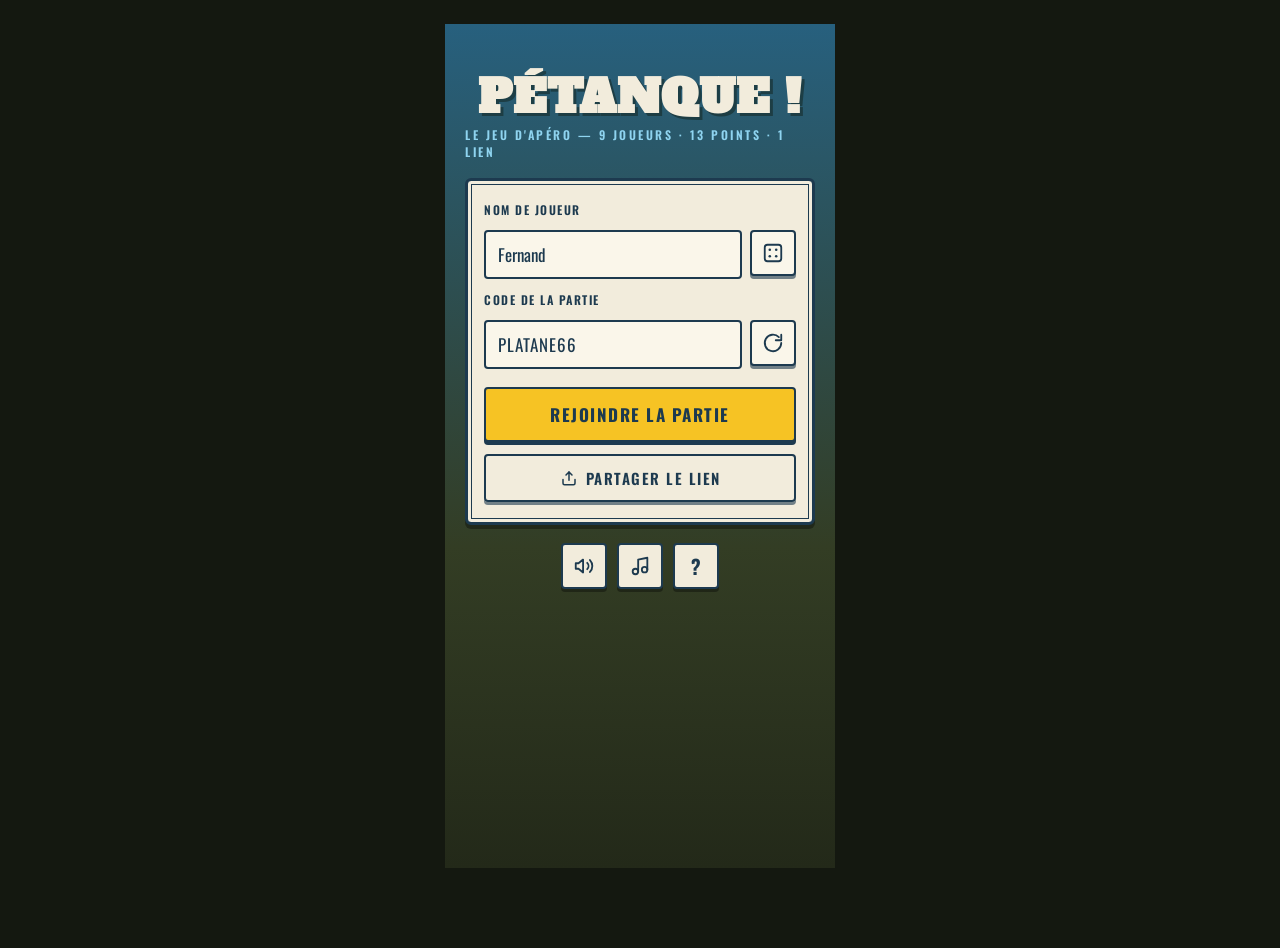
<file: maquette-accueil.html>
<!doctype html>
<html lang="fr">
<head>
<meta charset="utf-8">
<title>Accueil</title>

<link href="https://fonts.googleapis.com/css2?family=Alfa+Slab+One&amp;family=Oswald:wght@500;600;700&amp;display=swap" rel="stylesheet">
<style>
body{margin:0;font-family:'Oswald',sans-serif;background:#232919}
a{color:#1d3a4f}a:hover{color:#10222f}
</style>
<style>body{display:flex;justify-content:center;align-items:flex-start;background:#141810;padding:24px;min-height:100vh}</style>

</head>
<body>
<div style="width: 390px; height: 844px; box-sizing: border-box; padding: 24px 20px; display: flex; flex-direction: column; align-items: center; gap: 18px; background: linear-gradient(180deg, #27607e 0%, #333d24 62%, #232919 100%);">
  <div style="display: flex; flex-direction: column; align-items: center; gap: 6px; margin-top: 26px;">
    <h1 style="margin: 0; font-family: 'Alfa Slab One', serif; font-size: 46px; line-height: 1; color: #f2ecdc; text-shadow: 3px 3px 0 rgba(16, 26, 16, 0.45); letter-spacing: 1px;">P&Eacute;TANQUE&nbsp;!</h1>
    <div style="font-size: 12px; font-weight: 600; letter-spacing: 2.5px; color: #8fd4f0;">LE JEU D'AP&Eacute;RO &mdash; 9 JOUEURS &middot; 13 POINTS &middot; 1 LIEN</div>
  </div>
  <div style="width: 100%; box-sizing: border-box; background: #f2ecdc; border: 3px solid #1d3a4f; border-radius: 6px; box-shadow: 0 4px 0 rgba(0, 0, 0, 0.35), inset 0 0 0 3px #f2ecdc, inset 0 0 0 4px #1d3a4f; padding: 20px 16px; display: flex; flex-direction: column; gap: 12px;">
    <label for="nom" style="font-size: 12px; font-weight: 600; letter-spacing: 1.5px; color: #1d3a4f;">NOM DE JOUEUR</label>
    <div style="display: flex; gap: 8px;">
      <input id="nom" value="Fernand" style="flex-grow: 1; min-width: 0; box-sizing: border-box; background: #faf6ea; border: 2px solid #1d3a4f; border-radius: 4px; padding: 10px 12px; font-family: 'Oswald', sans-serif; font-size: 17px; color: #1d3a4f;">
      <button aria-label="Nom au hasard" style="width: 46px; height: 46px; flex-shrink: 0; background: #faf6ea; border: 2px solid #1d3a4f; border-radius: 4px; box-shadow: 0 3px 0 rgba(29, 58, 79, 0.6); display: flex; align-items: center; justify-content: center; cursor: pointer;">
        <svg width="22" height="22" viewBox="0 0 24 24" fill="none" stroke="#1d3a4f" stroke-width="2" stroke-linecap="round" stroke-linejoin="round"><rect x="3" y="3" width="18" height="18" rx="3"></rect><circle cx="8.5" cy="8.5" r="1.4" fill="#1d3a4f" stroke="none"></circle><circle cx="15.5" cy="15.5" r="1.4" fill="#1d3a4f" stroke="none"></circle><circle cx="15.5" cy="8.5" r="1.4" fill="#1d3a4f" stroke="none"></circle><circle cx="8.5" cy="15.5" r="1.4" fill="#1d3a4f" stroke="none"></circle></svg>
      </button>
    </div>
    <label for="code" style="font-size: 12px; font-weight: 600; letter-spacing: 1.5px; color: #1d3a4f;">CODE DE LA PARTIE</label>
    <div style="display: flex; gap: 8px;">
      <input id="code" value="PLATANE66" style="flex-grow: 1; min-width: 0; box-sizing: border-box; background: #faf6ea; border: 2px solid #1d3a4f; border-radius: 4px; padding: 10px 12px; font-family: 'Oswald', sans-serif; font-size: 17px; letter-spacing: 1px; color: #1d3a4f;">
      <button aria-label="Code au hasard" style="width: 46px; height: 46px; flex-shrink: 0; background: #faf6ea; border: 2px solid #1d3a4f; border-radius: 4px; box-shadow: 0 3px 0 rgba(29, 58, 79, 0.6); display: flex; align-items: center; justify-content: center; cursor: pointer;">
        <svg width="22" height="22" viewBox="0 0 24 24" fill="none" stroke="#1d3a4f" stroke-width="2" stroke-linecap="round" stroke-linejoin="round"><path d="M21 12a9 9 0 1 1-2.6-6.4"></path><path d="M21 3v6h-6"></path></svg>
      </button>
    </div>
    <button style="margin-top: 6px; width: 100%; background: #f6c324; border: 2px solid #1d3a4f; border-radius: 4px; box-shadow: 0 3px 0 #1d3a4f; padding: 13px 10px; font-family: 'Oswald', sans-serif; font-size: 17px; font-weight: 700; letter-spacing: 1.5px; color: #1d3a4f; cursor: pointer;">REJOINDRE LA PARTIE</button>
    <button style="width: 100%; background: transparent; border: 2px solid #1d3a4f; border-radius: 4px; box-shadow: 0 3px 0 rgba(29, 58, 79, 0.6); padding: 11px 10px; font-family: 'Oswald', sans-serif; font-size: 15px; font-weight: 600; letter-spacing: 1.5px; color: #1d3a4f; cursor: pointer; display: flex; align-items: center; justify-content: center; gap: 8px;">
      <svg width="18" height="18" viewBox="0 0 24 24" fill="none" stroke="#1d3a4f" stroke-width="2" stroke-linecap="round" stroke-linejoin="round"><path d="M12 15V4"></path><path d="M8 8l4-4 4 4"></path><path d="M4 14v5a2 2 0 0 0 2 2h12a2 2 0 0 0 2-2v-5"></path></svg>
      PARTAGER LE LIEN
    </button>
  </div>
  <div style="display: flex; gap: 10px;">
    <button aria-label="Cigales" style="width: 46px; height: 46px; background: #f2ecdc; border: 2px solid #1d3a4f; border-radius: 4px; box-shadow: 0 3px 0 rgba(0, 0, 0, 0.35); display: flex; align-items: center; justify-content: center; cursor: pointer;">
      <svg width="22" height="22" viewBox="0 0 24 24" fill="none" stroke="#1d3a4f" stroke-width="2" stroke-linecap="round" stroke-linejoin="round"><path d="M11 5 6 9H3v6h3l5 4z"></path><path d="M15.5 8.5a5 5 0 0 1 0 7"></path><path d="M18.5 5.5a9.5 9.5 0 0 1 0 13"></path></svg>
    </button>
    <button aria-label="Musique" style="width: 46px; height: 46px; background: #f2ecdc; border: 2px solid #1d3a4f; border-radius: 4px; box-shadow: 0 3px 0 rgba(0, 0, 0, 0.35); display: flex; align-items: center; justify-content: center; cursor: pointer;">
      <svg width="22" height="22" viewBox="0 0 24 24" fill="none" stroke="#1d3a4f" stroke-width="2" stroke-linecap="round" stroke-linejoin="round"><circle cx="7" cy="18" r="3"></circle><circle cx="17" cy="16" r="3"></circle><path d="M10 18V5l10-2v13"></path></svg>
    </button>
    <button aria-label="Aide" style="width: 46px; height: 46px; background: #f2ecdc; border: 2px solid #1d3a4f; border-radius: 4px; box-shadow: 0 3px 0 rgba(0, 0, 0, 0.35); display: flex; align-items: center; justify-content: center; cursor: pointer; font-family: 'Oswald', sans-serif; font-size: 20px; font-weight: 700; color: #1d3a4f;">?</button>
  </div>
</div>
</body>
</html>
</file>
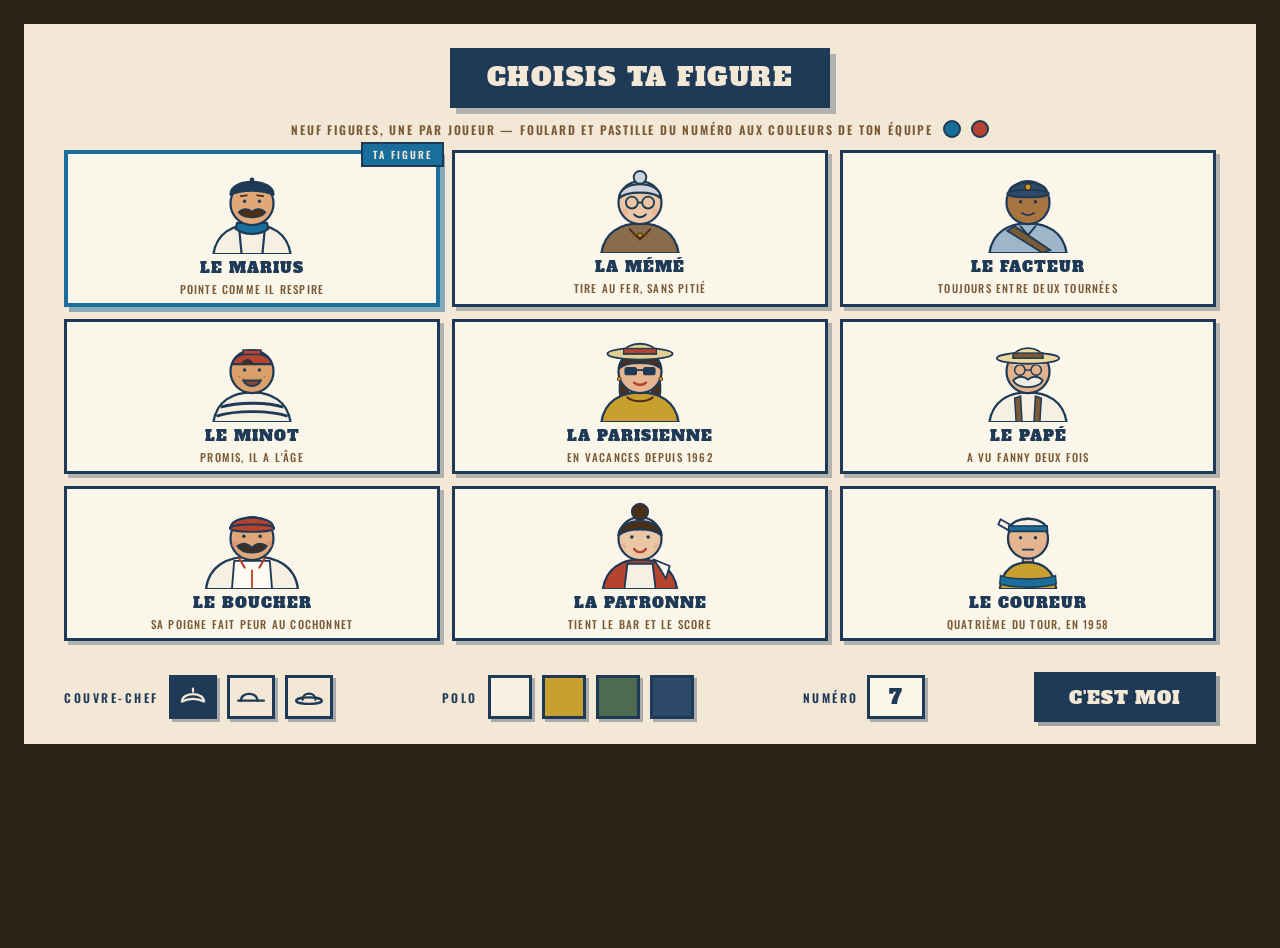
<file: maquette-choix-figure.html>
<!doctype html>
<html lang="fr">
<head>
<meta charset="utf-8">
<meta name="viewport" content="width=device-width, initial-scale=1">
<title>Galerie des figures du village</title>
<link href="https://fonts.googleapis.com/css2?family=Alfa+Slab+One&amp;family=Oswald:wght@400;500;600&amp;display=swap" rel="stylesheet">
<style>
body{margin:0;font-family:'Oswald',sans-serif;background:#f2e8d5;color:#1f3a56}
button{font-family:inherit;cursor:pointer}
</style>
<style>body{display:flex;justify-content:center;align-items:flex-start;background:#2a2418;padding:24px;min-height:100vh}</style>
</head>
<body>
<div style="width: 1280px; height: 720px; box-sizing: border-box; padding: 24px 40px 22px; display: flex; flex-direction: column; gap: 12px; background: #f2e8d5; font-family: 'Oswald', sans-serif; color: #1f3a56;">
  <div style="align-self: center; background: #1f3a56; color: #f2e8d5; border: 3px solid #1f3a56; box-shadow: 6px 6px 0 rgba(31,58,86,0.3); padding: 8px 34px 10px;">
    <div style="font-family: 'Alfa Slab One', serif; font-size: 26px; letter-spacing: 1.5px;">CHOISIS TA FIGURE</div>
  </div>
  <div style="display: flex; align-items: center; justify-content: center; gap: 10px; font-size: 12px; letter-spacing: 1.8px; font-weight: 600; color: #7a5a35;">
    <span>NEUF FIGURES, UNE PAR JOUEUR — FOULARD ET PASTILLE DU NUMÉRO AUX COULEURS DE TON ÉQUIPE</span>
    <span style="width: 14px; height: 14px; background: #1a6e9c; border: 2px solid #1f3a56; border-radius: 50%;"></span>
    <span style="width: 14px; height: 14px; background: #b5432e; border: 2px solid #1f3a56; border-radius: 50%;"></span>
  </div>
  <div style="display: grid; grid-template-columns: repeat(3, minmax(0, 1fr)); gap: 12px;">
    <button style="position: relative; display: flex; flex-direction: column; align-items: center; gap: 3px; padding: 8px 8px 6px; background: #fbf6ea; border: 4px solid #1a6e9c; box-shadow: 5px 5px 0 rgba(26,110,156,0.5); text-align: center;">
      <span style="position: absolute; top: -12px; right: -8px; background: #1a6e9c; color: #f2e8d5; border: 2.5px solid #1f3a56; padding: 3px 10px; font-size: 10px; letter-spacing: 2px; font-weight: 600;">TA FIGURE</span>
      <svg width="104" height="92" viewBox="0 0 140 124" aria-hidden="true">
        <rect x="62" y="76" width="16" height="12" fill="#e0a878" stroke="#1f3a56" stroke-width="2.5"/>
        <path d="M 18 124 C 22 96 44 84 70 84 C 96 84 118 96 122 124 Z" fill="#f6f0e2" stroke="#1f3a56" stroke-width="3" stroke-linejoin="round"/>
        <line x1="53" y1="93" x2="56" y2="124" stroke="#1f3a56" stroke-width="3"/>
        <line x1="87" y1="93" x2="84" y2="124" stroke="#1f3a56" stroke-width="3"/>
        <path d="M 48 90 C 60 99 80 99 92 90 L 90 82 L 50 82 Z" fill="#1a6e9c" stroke="#1f3a56" stroke-width="3" stroke-linejoin="round"/>
        <circle cx="70" cy="56" r="29" fill="#e0a878" stroke="#1f3a56" stroke-width="3"/>
        <circle cx="60" cy="53" r="2.3" fill="#1f3a56"/>
        <circle cx="80" cy="53" r="2.3" fill="#1f3a56"/>
        <path d="M 55 46 L 63 45" stroke="#4a2f16" stroke-width="2.5" stroke-linecap="round"/>
        <path d="M 77 45 L 85 46" stroke="#4a2f16" stroke-width="2.5" stroke-linecap="round"/>
        <path d="M 52 68 C 58 61 66 63 70 67 C 74 63 82 61 88 68 C 82 77 58 77 52 68 Z" fill="#4a2f16" stroke="#1f3a56" stroke-width="2"/>
        <path d="M 41 44 C 41 21 99 21 99 44 C 84 37 56 37 41 44 Z" fill="#1f3a56" stroke="#1f3a56" stroke-width="3" stroke-linejoin="round"/>
        <circle cx="70" cy="24" r="3.2" fill="#1f3a56"/>
      </svg>
      <span style="font-family: 'Alfa Slab One', serif; font-size: 15px; letter-spacing: 1px; color: #1f3a56;">LE MARIUS</span>
      <span style="font-size: 11px; letter-spacing: 1.2px; font-weight: 500; color: #7a5a35;">POINTE COMME IL RESPIRE</span>
    </button>
    <button style="display: flex; flex-direction: column; align-items: center; gap: 3px; padding: 8px 8px 6px; background: #fbf6ea; border: 3px solid #1f3a56; box-shadow: 4px 4px 0 rgba(31,58,86,0.3); text-align: center;">
      <svg width="104" height="92" viewBox="0 0 140 124" aria-hidden="true">
        <rect x="62" y="76" width="16" height="12" fill="#ecc7a6" stroke="#1f3a56" stroke-width="2.5"/>
        <path d="M 18 124 C 22 96 44 84 70 84 C 96 84 118 96 122 124 Z" fill="#8a6b4a" stroke="#1f3a56" stroke-width="3" stroke-linejoin="round"/>
        <path d="M 56 92 L 70 106 L 84 92" fill="none" stroke="#4a2f16" stroke-width="2.5" stroke-linecap="round"/>
        <circle cx="70" cy="100" r="3" fill="#c9a02e" stroke="#4a2f16" stroke-width="1.5"/>
        <circle cx="70" cy="56" r="29" fill="#ecc7a6" stroke="#1f3a56" stroke-width="3"/>
        <path d="M 42 50 C 42 25 98 25 98 50 C 88 40 52 40 42 50 Z" fill="#cfd4d8" stroke="#1f3a56" stroke-width="3" stroke-linejoin="round"/>
        <circle cx="70" cy="22" r="8.5" fill="#cfd4d8" stroke="#1f3a56" stroke-width="2.5"/>
        <circle cx="59" cy="56" r="8" fill="none" stroke="#1f3a56" stroke-width="2.5"/>
        <circle cx="81" cy="56" r="8" fill="none" stroke="#1f3a56" stroke-width="2.5"/>
        <line x1="67" y1="56" x2="73" y2="56" stroke="#1f3a56" stroke-width="2.5"/>
        <circle cx="50" cy="68" r="4" fill="#e8a58a" opacity="0.55"/>
        <circle cx="90" cy="68" r="4" fill="#e8a58a" opacity="0.55"/>
        <path d="M 62 72 C 66 77 74 77 78 72" fill="none" stroke="#1f3a56" stroke-width="2.5" stroke-linecap="round"/>
      </svg>
      <span style="font-family: 'Alfa Slab One', serif; font-size: 15px; letter-spacing: 1px; color: #1f3a56;">LA MÉMÉ</span>
      <span style="font-size: 11px; letter-spacing: 1.2px; font-weight: 500; color: #7a5a35;">TIRE AU FER, SANS PITIÉ</span>
    </button>
    <button style="display: flex; flex-direction: column; align-items: center; gap: 3px; padding: 8px 8px 6px; background: #fbf6ea; border: 3px solid #1f3a56; box-shadow: 4px 4px 0 rgba(31,58,86,0.3); text-align: center;">
      <svg width="104" height="92" viewBox="0 0 140 124" aria-hidden="true">
        <rect x="62" y="76" width="16" height="12" fill="#a8743f" stroke="#1f3a56" stroke-width="2.5"/>
        <path d="M 18 124 C 22 96 44 84 70 84 C 96 84 118 96 122 124 Z" fill="#9db6c9" stroke="#1f3a56" stroke-width="3" stroke-linejoin="round"/>
        <path d="M 60 88 L 70 100 L 80 88" fill="none" stroke="#1f3a56" stroke-width="2.5" stroke-linecap="round"/>
        <polygon points="42,94 52,88 100,120 90,124" fill="#7a5a35" stroke="#1f3a56" stroke-width="2.5"/>
        <circle cx="70" cy="56" r="29" fill="#a8743f" stroke="#1f3a56" stroke-width="3"/>
        <circle cx="60" cy="55" r="2.3" fill="#1f3a56"/>
        <circle cx="80" cy="55" r="2.3" fill="#1f3a56"/>
        <path d="M 55 48 L 63 47" stroke="#1f3a56" stroke-width="2.5" stroke-linecap="round"/>
        <path d="M 77 47 L 85 48" stroke="#1f3a56" stroke-width="2.5" stroke-linecap="round"/>
        <path d="M 62 70 C 66 74 74 74 78 70" fill="none" stroke="#1f3a56" stroke-width="2.5" stroke-linecap="round"/>
        <path d="M 44 44 C 44 24 96 24 96 44 Z" fill="#2d4a68" stroke="#1f3a56" stroke-width="3" stroke-linejoin="round"/>
        <ellipse cx="70" cy="44" rx="28" ry="5" fill="#2d4a68" stroke="#1f3a56" stroke-width="2.5"/>
        <circle cx="70" cy="35" r="4" fill="#c9a02e" stroke="#4a2f16" stroke-width="1.5"/>
      </svg>
      <span style="font-family: 'Alfa Slab One', serif; font-size: 15px; letter-spacing: 1px; color: #1f3a56;">LE FACTEUR</span>
      <span style="font-size: 11px; letter-spacing: 1.2px; font-weight: 500; color: #7a5a35;">TOUJOURS ENTRE DEUX TOURNÉES</span>
    </button>
    <button style="display: flex; flex-direction: column; align-items: center; gap: 3px; padding: 8px 8px 6px; background: #fbf6ea; border: 3px solid #1f3a56; box-shadow: 4px 4px 0 rgba(31,58,86,0.3); text-align: center;">
      <svg width="104" height="92" viewBox="0 0 140 124" aria-hidden="true">
        <rect x="62" y="76" width="16" height="12" fill="#d9a06b" stroke="#1f3a56" stroke-width="2.5"/>
        <path d="M 18 124 C 22 96 44 84 70 84 C 96 84 118 96 122 124 Z" fill="#f6f0e2" stroke="#1f3a56" stroke-width="3" stroke-linejoin="round"/>
        <path d="M 28 104 C 50 97 90 97 112 104" fill="none" stroke="#1f3a56" stroke-width="4"/>
        <path d="M 22 116 C 48 108 92 108 118 116" fill="none" stroke="#1f3a56" stroke-width="4"/>
        <circle cx="70" cy="56" r="29" fill="#d9a06b" stroke="#1f3a56" stroke-width="3"/>
        <circle cx="60" cy="54" r="2.3" fill="#1f3a56"/>
        <circle cx="80" cy="54" r="2.3" fill="#1f3a56"/>
        <circle cx="53" cy="63" r="1.4" fill="#b5804e"/>
        <circle cx="58" cy="66" r="1.4" fill="#b5804e"/>
        <circle cx="87" cy="63" r="1.4" fill="#b5804e"/>
        <circle cx="82" cy="66" r="1.4" fill="#b5804e"/>
        <path d="M 58 68 C 63 78 77 78 82 68 Z" fill="#8a4736" stroke="#1f3a56" stroke-width="2.5" stroke-linejoin="round"/>
        <path d="M 44 46 C 44 26 96 26 96 46 Z" fill="#b5432e" stroke="#1f3a56" stroke-width="3" stroke-linejoin="round"/>
        <path d="M 56 46 C 60 38 68 38 71 46" fill="#4a2f16" stroke="#1f3a56" stroke-width="2"/>
        <rect x="58" y="27" width="24" height="6" fill="#b5432e" stroke="#1f3a56" stroke-width="2"/>
      </svg>
      <span style="font-family: 'Alfa Slab One', serif; font-size: 15px; letter-spacing: 1px; color: #1f3a56;">LE MINOT</span>
      <span style="font-size: 11px; letter-spacing: 1.2px; font-weight: 500; color: #7a5a35;">PROMIS, IL A L'ÂGE</span>
    </button>
    <button style="display: flex; flex-direction: column; align-items: center; gap: 3px; padding: 8px 8px 6px; background: #fbf6ea; border: 3px solid #1f3a56; box-shadow: 4px 4px 0 rgba(31,58,86,0.3); text-align: center;">
      <svg width="104" height="92" viewBox="0 0 140 124" aria-hidden="true">
        <rect x="62" y="76" width="16" height="12" fill="#e5b58f" stroke="#1f3a56" stroke-width="2.5"/>
        <path d="M 44 64 C 40 84 44 96 50 104 L 60 96 C 54 88 52 76 54 64 Z" fill="#4a2f16" stroke="#1f3a56" stroke-width="2.5" stroke-linejoin="round"/>
        <path d="M 96 64 C 100 84 96 96 90 104 L 80 96 C 86 88 88 76 86 64 Z" fill="#4a2f16" stroke="#1f3a56" stroke-width="2.5" stroke-linejoin="round"/>
        <path d="M 18 124 C 22 96 44 84 70 84 C 96 84 118 96 122 124 Z" fill="#c9a02e" stroke="#1f3a56" stroke-width="3" stroke-linejoin="round"/>
        <path d="M 52 90 C 60 98 80 98 88 90" fill="none" stroke="#4a2f16" stroke-width="2.5"/>
        <circle cx="70" cy="56" r="29" fill="#e5b58f" stroke="#1f3a56" stroke-width="3"/>
        <path d="M 42 52 C 42 27 98 27 98 52 C 88 42 52 42 42 52 Z" fill="#4a2f16" stroke="#1f3a56" stroke-width="2.5" stroke-linejoin="round"/>
        <rect x="49" y="50" width="17" height="11" rx="3.5" fill="#1f3a56"/>
        <rect x="74" y="50" width="17" height="11" rx="3.5" fill="#1f3a56"/>
        <line x1="66" y1="54" x2="74" y2="54" stroke="#1f3a56" stroke-width="2.5"/>
        <path d="M 62 71 C 66 75 74 75 78 71" fill="none" stroke="#b5432e" stroke-width="3.5" stroke-linecap="round"/>
        <circle cx="42" cy="66" r="2.6" fill="#c9a02e" stroke="#4a2f16" stroke-width="1.2"/>
        <circle cx="98" cy="66" r="2.6" fill="#c9a02e" stroke="#4a2f16" stroke-width="1.2"/>
        <ellipse cx="70" cy="32" rx="44" ry="8" fill="#e3cd8f" stroke="#1f3a56" stroke-width="2.5"/>
        <path d="M 48 32 C 48 14 92 14 92 32 Z" fill="#e3cd8f" stroke="#1f3a56" stroke-width="2.5" stroke-linejoin="round"/>
        <rect x="48" y="25" width="44" height="7" fill="#b5432e" stroke="#1f3a56" stroke-width="1.8"/>
      </svg>
      <span style="font-family: 'Alfa Slab One', serif; font-size: 15px; letter-spacing: 1px; color: #1f3a56;">LA PARISIENNE</span>
      <span style="font-size: 11px; letter-spacing: 1.2px; font-weight: 500; color: #7a5a35;">EN VACANCES DEPUIS 1962</span>
    </button>
    <button style="display: flex; flex-direction: column; align-items: center; gap: 3px; padding: 8px 8px 6px; background: #fbf6ea; border: 3px solid #1f3a56; box-shadow: 4px 4px 0 rgba(31,58,86,0.3); text-align: center;">
      <svg width="104" height="92" viewBox="0 0 140 124" aria-hidden="true">
        <rect x="62" y="76" width="16" height="12" fill="#e0b18a" stroke="#1f3a56" stroke-width="2.5"/>
        <path d="M 18 124 C 22 96 44 84 70 84 C 96 84 118 96 122 124 Z" fill="#f6f0e2" stroke="#1f3a56" stroke-width="3" stroke-linejoin="round"/>
        <polygon points="52,92 60,89 62,124 54,124" fill="#7a5a35" stroke="#1f3a56" stroke-width="2"/>
        <polygon points="88,92 80,89 78,124 86,124" fill="#7a5a35" stroke="#1f3a56" stroke-width="2"/>
        <circle cx="70" cy="56" r="29" fill="#e0b18a" stroke="#1f3a56" stroke-width="3"/>
        <circle cx="59" cy="54" r="7" fill="none" stroke="#1f3a56" stroke-width="2"/>
        <circle cx="81" cy="54" r="7" fill="none" stroke="#1f3a56" stroke-width="2"/>
        <line x1="66" y1="54" x2="74" y2="54" stroke="#1f3a56" stroke-width="2"/>
        <path d="M 52 46 L 62 44" stroke="#f0ece2" stroke-width="3.5" stroke-linecap="round"/>
        <path d="M 78 44 L 88 46" stroke="#f0ece2" stroke-width="3.5" stroke-linecap="round"/>
        <path d="M 50 68 C 58 60 66 63 70 67 C 74 63 82 60 90 68 C 84 80 56 80 50 68 Z" fill="#f0ece2" stroke="#1f3a56" stroke-width="2.5"/>
        <ellipse cx="70" cy="38" rx="42" ry="7.5" fill="#ecd9a0" stroke="#1f3a56" stroke-width="2.5"/>
        <path d="M 50 38 C 50 20 90 20 90 38 Z" fill="#ecd9a0" stroke="#1f3a56" stroke-width="2.5" stroke-linejoin="round"/>
        <rect x="50" y="31" width="40" height="7" fill="#7a5a35" stroke="#1f3a56" stroke-width="1.8"/>
      </svg>
      <span style="font-family: 'Alfa Slab One', serif; font-size: 15px; letter-spacing: 1px; color: #1f3a56;">LE PAPÉ</span>
      <span style="font-size: 11px; letter-spacing: 1.2px; font-weight: 500; color: #7a5a35;">A VU FANNY DEUX FOIS</span>
    </button>
    <button style="display: flex; flex-direction: column; align-items: center; gap: 3px; padding: 8px 8px 6px; background: #fbf6ea; border: 3px solid #1f3a56; box-shadow: 4px 4px 0 rgba(31,58,86,0.3); text-align: center;">
      <svg width="104" height="92" viewBox="0 0 140 124" aria-hidden="true">
        <rect x="60" y="76" width="20" height="12" fill="#e0a878" stroke="#1f3a56" stroke-width="2.5"/>
        <path d="M 8 124 C 12 92 38 80 70 80 C 102 80 128 92 132 124 Z" fill="#f6f0e2" stroke="#1f3a56" stroke-width="3" stroke-linejoin="round"/>
        <path d="M 46 86 L 43 124 L 97 124 L 94 86 Z" fill="#fdfaf2" stroke="#1f3a56" stroke-width="2.5" stroke-linejoin="round"/>
        <path d="M 53 83 L 60 95" stroke="#b5432e" stroke-width="3" stroke-linecap="round"/>
        <path d="M 87 83 L 80 95" stroke="#b5432e" stroke-width="3" stroke-linecap="round"/>
        <line x1="70" y1="98" x2="70" y2="124" stroke="#b5432e" stroke-width="2.5"/>
        <circle cx="70" cy="56" r="29" fill="#e0a878" stroke="#1f3a56" stroke-width="3"/>
        <circle cx="59" cy="53" r="2.4" fill="#1f3a56"/>
        <circle cx="81" cy="53" r="2.4" fill="#1f3a56"/>
        <circle cx="47" cy="64" r="4.5" fill="#d98a6a" opacity="0.5"/>
        <circle cx="93" cy="64" r="4.5" fill="#d98a6a" opacity="0.5"/>
        <path d="M 50 66 C 58 60 66 63 70 68 C 74 63 82 60 90 66 C 84 78 56 78 50 66 Z" fill="#3b2f26" stroke="#1f3a56" stroke-width="2"/>
        <path d="M 41 42 C 41 23 99 23 99 42 Z" fill="#b5432e" stroke="#1f3a56" stroke-width="3" stroke-linejoin="round"/>
        <ellipse cx="70" cy="42" rx="30" ry="5" fill="#b5432e" stroke="#1f3a56" stroke-width="2.5"/>
      </svg>
      <span style="font-family: 'Alfa Slab One', serif; font-size: 15px; letter-spacing: 1px; color: #1f3a56;">LE BOUCHER</span>
      <span style="font-size: 11px; letter-spacing: 1.2px; font-weight: 500; color: #7a5a35;">SA POIGNE FAIT PEUR AU COCHONNET</span>
    </button>
    <button style="display: flex; flex-direction: column; align-items: center; gap: 3px; padding: 8px 8px 6px; background: #fbf6ea; border: 3px solid #1f3a56; box-shadow: 4px 4px 0 rgba(31,58,86,0.3); text-align: center;">
      <svg width="104" height="92" viewBox="0 0 140 124" aria-hidden="true">
        <rect x="62" y="76" width="16" height="12" fill="#ecc7a6" stroke="#1f3a56" stroke-width="2.5"/>
        <path d="M 20 124 C 24 96 46 84 70 84 C 94 84 116 96 120 124 Z" fill="#b5432e" stroke="#1f3a56" stroke-width="3" stroke-linejoin="round"/>
        <path d="M 53 90 L 49 124 L 91 124 L 87 90 Z" fill="#f6f0e2" stroke="#1f3a56" stroke-width="2.5" stroke-linejoin="round"/>
        <path d="M 88 84 L 110 93 L 105 110 L 96 95 Z" fill="#fdfaf2" stroke="#1f3a56" stroke-width="2.5" stroke-linejoin="round"/>
        <circle cx="70" cy="56" r="29" fill="#ecc7a6" stroke="#1f3a56" stroke-width="3"/>
        <path d="M 41 52 C 41 26 99 26 99 52 C 88 41 52 41 41 52 Z" fill="#4a2f16" stroke="#1f3a56" stroke-width="3" stroke-linejoin="round"/>
        <circle cx="70" cy="20" r="11" fill="#4a2f16" stroke="#1f3a56" stroke-width="2.5"/>
        <circle cx="59" cy="54" r="2.4" fill="#1f3a56"/>
        <circle cx="81" cy="54" r="2.4" fill="#1f3a56"/>
        <circle cx="48" cy="66" r="4" fill="#e8a58a" opacity="0.55"/>
        <circle cx="92" cy="66" r="4" fill="#e8a58a" opacity="0.55"/>
        <path d="M 62 70 C 66 76 74 76 78 70" fill="none" stroke="#b5432e" stroke-width="3" stroke-linecap="round"/>
      </svg>
      <span style="font-family: 'Alfa Slab One', serif; font-size: 15px; letter-spacing: 1px; color: #1f3a56;">LA PATRONNE</span>
      <span style="font-size: 11px; letter-spacing: 1.2px; font-weight: 500; color: #7a5a35;">TIENT LE BAR ET LE SCORE</span>
    </button>
    <button style="display: flex; flex-direction: column; align-items: center; gap: 3px; padding: 8px 8px 6px; background: #fbf6ea; border: 3px solid #1f3a56; box-shadow: 4px 4px 0 rgba(31,58,86,0.3); text-align: center;">
      <svg width="104" height="92" viewBox="0 0 140 124" aria-hidden="true">
        <rect x="63" y="76" width="14" height="12" fill="#e5b58f" stroke="#1f3a56" stroke-width="2.5"/>
        <path d="M 32 124 C 35 98 51 88 70 88 C 89 88 105 98 108 124 Z" fill="#c9a02e" stroke="#1f3a56" stroke-width="3" stroke-linejoin="round"/>
        <path d="M 33 106 C 48 112 92 112 107 106 L 108 117 C 92 123 48 123 32 117 Z" fill="#1a6e9c" stroke="#1f3a56" stroke-width="2"/>
        <circle cx="70" cy="56" r="27" fill="#e5b58f" stroke="#1f3a56" stroke-width="3"/>
        <circle cx="60" cy="55" r="2.3" fill="#1f3a56"/>
        <circle cx="80" cy="55" r="2.3" fill="#1f3a56"/>
        <path d="M 63 71 L 77 71" stroke="#1f3a56" stroke-width="2.5" stroke-linecap="round"/>
        <path d="M 44 46 C 44 24 96 24 96 46 Z" fill="#f6f0e2" stroke="#1f3a56" stroke-width="3" stroke-linejoin="round"/>
        <path d="M 46 46 L 30 37 L 33 30 L 49 39 Z" fill="#f6f0e2" stroke="#1f3a56" stroke-width="2.5" stroke-linejoin="round"/>
        <rect x="44" y="39" width="52" height="7" fill="#1a6e9c" stroke="#1f3a56" stroke-width="2"/>
      </svg>
      <span style="font-family: 'Alfa Slab One', serif; font-size: 15px; letter-spacing: 1px; color: #1f3a56;">LE COUREUR</span>
      <span style="font-size: 11px; letter-spacing: 1.2px; font-weight: 500; color: #7a5a35;">QUATRIÈME DU TOUR, EN 1958</span>
    </button>
  </div>
  <div style="display: flex; align-items: center; justify-content: space-between; margin-top: auto;">
    <div style="display: flex; align-items: center; gap: 10px;">
      <span style="font-size: 12px; letter-spacing: 2.5px; font-weight: 600;">COUVRE-CHEF</span>
      <button aria-label="Béret" style="width: 48px; height: 44px; display: flex; align-items: center; justify-content: center; background: #1f3a56; color: #f2e8d5; border: 3px solid #1f3a56; box-shadow: 3px 3px 0 rgba(31,58,86,0.35);">
        <svg width="30" height="22" viewBox="0 0 32 24" fill="none" stroke="currentColor" stroke-width="2.5" stroke-linecap="round" stroke-linejoin="round"><path d="M4 17 C4 6 28 6 28 17 C21 13 11 13 4 17 Z"></path><line x1="16" y1="6" x2="16" y2="3"></line></svg>
      </button>
      <button aria-label="Casquette" style="width: 48px; height: 44px; display: flex; align-items: center; justify-content: center; background: #f2e8d5; color: #1f3a56; border: 3px solid #1f3a56; box-shadow: 3px 3px 0 rgba(31,58,86,0.35);">
        <svg width="30" height="22" viewBox="0 0 32 24" fill="none" stroke="currentColor" stroke-width="2.5" stroke-linecap="round" stroke-linejoin="round"><path d="M5 16 C5 6 23 6 23 16 Z"></path><line x1="23" y1="16" x2="30" y2="16"></line><line x1="5" y1="16" x2="2" y2="16"></line></svg>
      </button>
      <button aria-label="Chapeau de paille" style="width: 48px; height: 44px; display: flex; align-items: center; justify-content: center; background: #f2e8d5; color: #1f3a56; border: 3px solid #1f3a56; box-shadow: 3px 3px 0 rgba(31,58,86,0.35);">
        <svg width="30" height="22" viewBox="0 0 32 24" fill="none" stroke="currentColor" stroke-width="2.5" stroke-linecap="round" stroke-linejoin="round"><ellipse cx="16" cy="16" rx="14" ry="3.5"></ellipse><path d="M9 15 C9 6 23 6 23 15"></path></svg>
      </button>
    </div>
    <div style="display: flex; align-items: center; gap: 10px;">
      <span style="font-size: 12px; letter-spacing: 2.5px; font-weight: 600;">POLO</span>
      <button aria-label="Polo crème" style="width: 44px; height: 44px; background: #f6f0e2; border: 3px solid #1f3a56; box-shadow: 3px 3px 0 rgba(31,58,86,0.35);"></button>
      <button aria-label="Polo moutarde" style="width: 44px; height: 44px; background: #c9a02e; border: 3px solid #1f3a56; box-shadow: 3px 3px 0 rgba(31,58,86,0.35);"></button>
      <button aria-label="Polo vert olive" style="width: 44px; height: 44px; background: #4f6b4f; border: 3px solid #1f3a56; box-shadow: 3px 3px 0 rgba(31,58,86,0.35);"></button>
      <button aria-label="Polo bleu nuit" style="width: 44px; height: 44px; background: #2d4a68; border: 3px solid #1f3a56; box-shadow: 3px 3px 0 rgba(31,58,86,0.35);"></button>
    </div>
    <div style="display: flex; align-items: center; gap: 8px;">
      <label for="numero" style="font-size: 12px; letter-spacing: 2.5px; font-weight: 600;">NUMÉRO</label>
      <input id="numero" type="text" value="7" style="width: 58px; height: 44px; box-sizing: border-box; text-align: center; background: #fbf6ea; border: 3px solid #1f3a56; box-shadow: 3px 3px 0 rgba(31,58,86,0.35); font-family: 'Alfa Slab One', serif; font-size: 20px; color: #1f3a56;">
    </div>
    <button style="height: 50px; padding: 0 32px; background: #1f3a56; color: #f2e8d5; border: 3px solid #1f3a56; box-shadow: 4px 4px 0 rgba(31,58,86,0.4); font-family: 'Alfa Slab One', serif; font-size: 18px; letter-spacing: 1px;">C'EST MOI</button>
  </div>
</div>
</body>
</html>
</file>
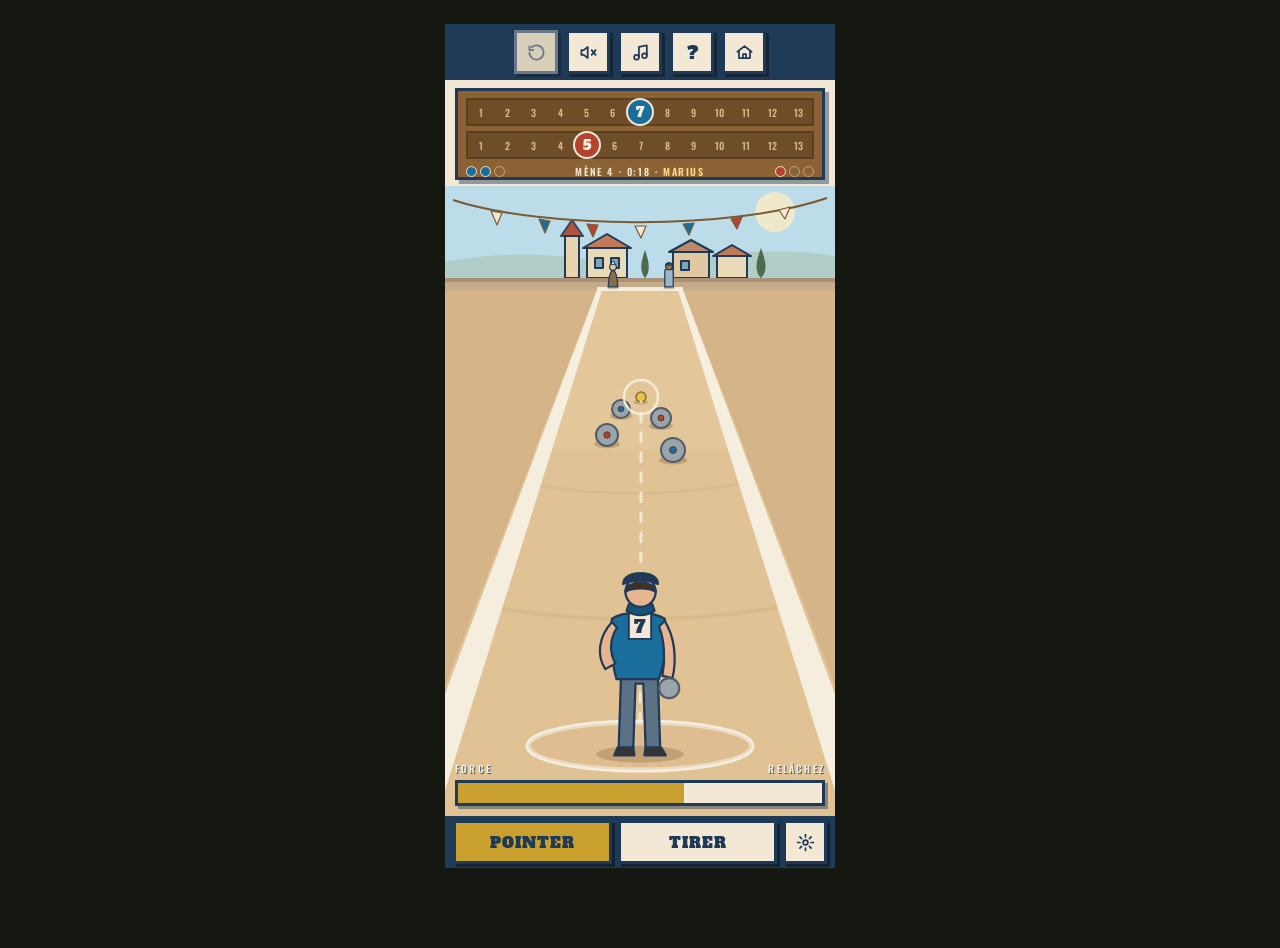
<file: maquette-jeu-3e-personne.html>
<!doctype html>
<html lang="fr">
<head>
<meta charset="utf-8">
<meta name="viewport" content="width=device-width, initial-scale=1">
<title>Écran de jeu portrait — charte ivoire</title>
<link href="https://fonts.googleapis.com/css2?family=Alfa+Slab+One&amp;family=Oswald:wght@400;500;600&amp;display=swap" rel="stylesheet">
<style>
body{margin:0;font-family:'Oswald',sans-serif;background:#f2e8d5;color:#1f3a56}
button{font-family:inherit;cursor:pointer}
</style>
<style>body{display:flex;justify-content:center;align-items:flex-start;background:#141810;padding:24px;min-height:100vh}</style>
</head>
<body>
<div style="width: 390px; height: 844px; box-sizing: border-box; display: flex; flex-direction: column; background: #f2e8d5; font-family: 'Oswald', sans-serif; color: #1f3a56; overflow: hidden;">

  <div style="flex: 0 0 56px; background: #1f3a56; display: flex; align-items: center; justify-content: center; gap: 8px;">
    <button aria-label="Revoir (indisponible)" disabled style="width: 44px; height: 44px; background: #d8cfbb; border: 3px solid #6d798a; box-shadow: 3px 3px 0 rgba(0,0,0,0.25); display: flex; align-items: center; justify-content: center;">
      <svg width="19" height="19" viewBox="0 0 24 24" fill="none" stroke="#6d798a" stroke-width="2.2" stroke-linecap="round" stroke-linejoin="round"><path d="M3 12a9 9 0 1 0 2.6-6.4"></path><path d="M3 4v5h5"></path></svg>
    </button>
    <button aria-label="Cigales" style="width: 44px; height: 44px; background: #f2e8d5; border: 3px solid #1f3a56; box-shadow: 3px 3px 0 rgba(0,0,0,0.35); display: flex; align-items: center; justify-content: center;">
      <svg width="19" height="19" viewBox="0 0 24 24" fill="none" stroke="#1f3a56" stroke-width="2.2" stroke-linecap="round" stroke-linejoin="round"><path d="M11 5 6 9H3v6h3l5 4z"></path><path d="M16 9l5 6"></path><path d="M21 9l-5 6"></path></svg>
    </button>
    <button aria-label="Musique" style="width: 44px; height: 44px; background: #f2e8d5; border: 3px solid #1f3a56; box-shadow: 3px 3px 0 rgba(0,0,0,0.35); display: flex; align-items: center; justify-content: center;">
      <svg width="19" height="19" viewBox="0 0 24 24" fill="none" stroke="#1f3a56" stroke-width="2.2" stroke-linecap="round" stroke-linejoin="round"><circle cx="7" cy="18" r="3"></circle><circle cx="17" cy="16" r="3"></circle><path d="M10 18V5l10-2v13"></path></svg>
    </button>
    <button aria-label="Aide" style="width: 44px; height: 44px; background: #f2e8d5; border: 3px solid #1f3a56; box-shadow: 3px 3px 0 rgba(0,0,0,0.35); font-family: 'Alfa Slab One', serif; font-size: 18px; color: #1f3a56;">?</button>
    <button aria-label="Accueil" style="width: 44px; height: 44px; background: #f2e8d5; border: 3px solid #1f3a56; box-shadow: 3px 3px 0 rgba(0,0,0,0.35); display: flex; align-items: center; justify-content: center;">
      <svg width="19" height="19" viewBox="0 0 24 24" fill="none" stroke="#1f3a56" stroke-width="2.2" stroke-linecap="round" stroke-linejoin="round"><path d="M3 11 12 4l9 7"></path><path d="M5 10v9h14v-9"></path><path d="M10 19v-5h4v5"></path></svg>
    </button>
  </div>

  <div style="flex: 0 0 106px; padding: 8px 10px 0; box-sizing: border-box; background: #f2e8d5;">
    <div style="height: 92px; box-sizing: border-box; background: #8a6234; border: 3px solid #1f3a56; box-shadow: 4px 4px 0 rgba(31,58,86,0.45); padding: 7px 8px 6px; display: flex; flex-direction: column; gap: 5px;">
      <div style="display: flex; align-items: center; height: 24px; background: #6f4d28; border: 2px solid #5a3e20;">
        <span style="flex: 1; text-align: center; font-size: 10px; font-weight: 500; color: #d9bd93;">1</span>
        <span style="flex: 1; text-align: center; font-size: 10px; font-weight: 500; color: #d9bd93;">2</span>
        <span style="flex: 1; text-align: center; font-size: 10px; font-weight: 500; color: #d9bd93;">3</span>
        <span style="flex: 1; text-align: center; font-size: 10px; font-weight: 500; color: #d9bd93;">4</span>
        <span style="flex: 1; text-align: center; font-size: 10px; font-weight: 500; color: #d9bd93;">5</span>
        <span style="flex: 1; text-align: center; font-size: 10px; font-weight: 500; color: #d9bd93;">6</span>
        <span style="flex: 1; display: flex; align-items: center; justify-content: center;"><span style="width: 24px; height: 24px; background: #1a6e9c; border: 2.5px solid #f2e8d5; border-radius: 50%; display: flex; align-items: center; justify-content: center; font-family: 'Alfa Slab One', serif; font-size: 13px; color: #f7f1e3;">7</span></span>
        <span style="flex: 1; text-align: center; font-size: 10px; font-weight: 500; color: #d9bd93;">8</span>
        <span style="flex: 1; text-align: center; font-size: 10px; font-weight: 500; color: #d9bd93;">9</span>
        <span style="flex: 1; text-align: center; font-size: 10px; font-weight: 500; color: #d9bd93;">10</span>
        <span style="flex: 1; text-align: center; font-size: 10px; font-weight: 500; color: #d9bd93;">11</span>
        <span style="flex: 1; text-align: center; font-size: 10px; font-weight: 500; color: #d9bd93;">12</span>
        <span style="flex: 1; text-align: center; font-size: 10px; font-weight: 500; color: #d9bd93;">13</span>
      </div>
      <div style="display: flex; align-items: center; height: 24px; background: #6f4d28; border: 2px solid #5a3e20;">
        <span style="flex: 1; text-align: center; font-size: 10px; font-weight: 500; color: #d9bd93;">1</span>
        <span style="flex: 1; text-align: center; font-size: 10px; font-weight: 500; color: #d9bd93;">2</span>
        <span style="flex: 1; text-align: center; font-size: 10px; font-weight: 500; color: #d9bd93;">3</span>
        <span style="flex: 1; text-align: center; font-size: 10px; font-weight: 500; color: #d9bd93;">4</span>
        <span style="flex: 1; display: flex; align-items: center; justify-content: center;"><span style="width: 24px; height: 24px; background: #b5432e; border: 2.5px solid #f2e8d5; border-radius: 50%; display: flex; align-items: center; justify-content: center; font-family: 'Alfa Slab One', serif; font-size: 13px; color: #f7f1e3;">5</span></span>
        <span style="flex: 1; text-align: center; font-size: 10px; font-weight: 500; color: #d9bd93;">6</span>
        <span style="flex: 1; text-align: center; font-size: 10px; font-weight: 500; color: #d9bd93;">7</span>
        <span style="flex: 1; text-align: center; font-size: 10px; font-weight: 500; color: #d9bd93;">8</span>
        <span style="flex: 1; text-align: center; font-size: 10px; font-weight: 500; color: #d9bd93;">9</span>
        <span style="flex: 1; text-align: center; font-size: 10px; font-weight: 500; color: #d9bd93;">10</span>
        <span style="flex: 1; text-align: center; font-size: 10px; font-weight: 500; color: #d9bd93;">11</span>
        <span style="flex: 1; text-align: center; font-size: 10px; font-weight: 500; color: #d9bd93;">12</span>
        <span style="flex: 1; text-align: center; font-size: 10px; font-weight: 500; color: #d9bd93;">13</span>
      </div>
      <div style="display: flex; align-items: center; justify-content: space-between; height: 16px;">
        <span style="display: flex; align-items: center; gap: 3px;">
          <span style="width: 9px; height: 9px; background: #1a6e9c; border: 1.5px solid #f3e5cb; border-radius: 50%;"></span>
          <span style="width: 9px; height: 9px; background: #1a6e9c; border: 1.5px solid #f3e5cb; border-radius: 50%;"></span>
          <span style="width: 9px; height: 9px; border: 1.5px solid #c8a97c; border-radius: 50%;"></span>
        </span>
        <span style="font-size: 10px; letter-spacing: 1.6px; font-weight: 600; color: #f3e5cb;">MÈNE 4 · 0:18 · <span style="color: #ffd98a;">MARIUS</span></span>
        <span style="display: flex; align-items: center; gap: 3px;">
          <span style="width: 9px; height: 9px; background: #b5432e; border: 1.5px solid #f3e5cb; border-radius: 50%;"></span>
          <span style="width: 9px; height: 9px; border: 1.5px solid #c8a97c; border-radius: 50%;"></span>
          <span style="width: 9px; height: 9px; border: 1.5px solid #c8a97c; border-radius: 50%;"></span>
        </span>
      </div>
    </div>
  </div>

  <div style="flex: 1 1 auto; position: relative; overflow: hidden;">
    <svg viewBox="0 0 390 630" width="390" height="630" style="position: absolute; left: 0; top: 0;" aria-hidden="true">
      <rect x="0" y="0" width="390" height="104" fill="#bcdce9"/>
      <circle cx="330" cy="26" r="20" fill="#f6ecc8" opacity="0.9"/>
      <path d="M0 76 C 60 64 120 68 168 78 L 168 92 L 0 92 Z" fill="#a9c3b1" opacity="0.6"/>
      <path d="M222 78 C 280 64 340 62 390 70 L 390 92 L 222 92 Z" fill="#a9c3b1" opacity="0.6"/>
      <g stroke="#1f3a56" stroke-width="2" stroke-linejoin="round">
        <rect x="120" y="50" width="14" height="42" fill="#e8d5b0"/>
        <path d="M116 50 L127 34 L138 50 Z" fill="#b5432e" opacity="0.9"/>
        <rect x="142" y="62" width="40" height="30" fill="#eadbb8"/>
        <path d="M138 62 L162 48 L186 62 Z" fill="#c07a5a"/>
        <rect x="150" y="72" width="8" height="10" fill="#7fa3bd"/>
        <rect x="166" y="72" width="8" height="10" fill="#7fa3bd"/>
        <rect x="228" y="66" width="36" height="26" fill="#e0c9a0"/>
        <path d="M224 66 L246 54 L268 66 Z" fill="#b98a6a"/>
        <rect x="236" y="75" width="8" height="9" fill="#7fa3bd"/>
        <rect x="272" y="70" width="30" height="22" fill="#eadbb8"/>
        <path d="M268 70 L287 59 L306 70 Z" fill="#c07a5a"/>
      </g>
      <path d="M200 64 C 195 78 195 86 200 92 C 205 86 205 78 200 64 Z" fill="#4f6b4f"/>
      <path d="M316 62 C 310 78 310 86 316 92 C 322 86 322 78 316 62 Z" fill="#4f6b4f"/>
      <path d="M8 14 C 100 44 290 44 382 12" stroke="#7a5a35" stroke-width="2" fill="none"/>
      <g stroke="#7a5a35" stroke-width="1.2" stroke-linejoin="round">
        <path d="M46 25 L57 27 L52 39 Z" fill="#f2e8d5"/>
        <path d="M94 33 L105 35 L100 47 Z" fill="#1a6e9c"/>
        <path d="M142 38 L153 39 L148 51 Z" fill="#b5432e"/>
        <path d="M190 40 L201 40 L196 52 Z" fill="#f2e8d5"/>
        <path d="M238 38 L249 37 L244 49 Z" fill="#1a6e9c"/>
        <path d="M286 33 L297 31 L292 43 Z" fill="#b5432e"/>
        <path d="M334 24 L345 21 L340 33 Z" fill="#f2e8d5"/>
      </g>
      <rect x="0" y="92" width="390" height="12" fill="#c4ab8a"/>
      <rect x="0" y="92" width="390" height="4" fill="#ab9077"/>
      <rect x="0" y="104" width="390" height="526" fill="#d5b489"/>
      <polygon points="152,104 238,104 440,630 -50,630" fill="#e0c295"/>
      <polygon points="152,104 238,104 300,264 90,264" fill="#e7cda2" opacity="0.5"/>
      <path d="M40 420 C 140 438 250 438 350 418" stroke="#c9a373" stroke-width="4" fill="none" opacity="0.3" stroke-linecap="round"/>
      <path d="M96 300 C 160 310 230 310 294 298" stroke="#c9a373" stroke-width="3" fill="none" opacity="0.25" stroke-linecap="round"/>
      <polygon points="152,104 157,104 -8,630 -46,630" fill="#f7f1e3" opacity="0.95"/>
      <polygon points="233,104 238,104 436,630 398,630" fill="#f7f1e3" opacity="0.95"/>
      <rect x="152" y="101" width="86" height="4" fill="#f7f1e3" opacity="0.95"/>
      <g transform="translate(168,102) scale(0.3)">
        <ellipse cx="0" cy="0" rx="20" ry="5" fill="#8a6b45" opacity="0.35"/>
        <path d="M -16 -4 C -14 -40 -9 -58 0 -58 C 9 -58 14 -40 16 -4 Z" fill="#8a6b4a" stroke="#1f3a56" stroke-width="4"/>
        <circle cx="0" cy="-70" r="11" fill="#ecc7a6" stroke="#1f3a56" stroke-width="4"/>
        <circle cx="0" cy="-83" r="5.5" fill="#cfd4d8" stroke="#1f3a56" stroke-width="3"/>
      </g>
      <g transform="translate(224,102) scale(0.3)">
        <ellipse cx="0" cy="0" rx="20" ry="5" fill="#8a6b45" opacity="0.35"/>
        <path d="M -14 -30 L -14 -58 C -14 -65 14 -65 14 -58 L 14 -4 L -14 -4 Z" fill="#9db6c9" stroke="#1f3a56" stroke-width="4"/>
        <circle cx="0" cy="-72" r="11" fill="#a8743f" stroke="#1f3a56" stroke-width="4"/>
        <path d="M -12 -76 C -12 -88 12 -88 12 -76 Z" fill="#2d4a68" stroke="#1f3a56" stroke-width="3"/>
      </g>
      <ellipse cx="196" cy="216" rx="7" ry="2.6" fill="#8a6b45" opacity="0.4"/>
      <circle cx="196" cy="211" r="5" fill="#e8c34a" stroke="#8a6b2a" stroke-width="1.4"/>
      <ellipse cx="176" cy="230" rx="11" ry="3.8" fill="#8a6b45" opacity="0.4"/>
      <circle cx="176" cy="223" r="9" fill="#9aa4ad" stroke="#525c66" stroke-width="2"/>
      <circle cx="176" cy="223" r="2.8" fill="#1a6e9c" stroke="#4a2f16" stroke-width="0.8"/>
      <ellipse cx="216" cy="240" rx="12" ry="4" fill="#8a6b45" opacity="0.4"/>
      <circle cx="216" cy="232" r="10" fill="#9aa4ad" stroke="#525c66" stroke-width="2"/>
      <circle cx="216" cy="232" r="3" fill="#b5432e" stroke="#4a2f16" stroke-width="0.8"/>
      <ellipse cx="162" cy="258" rx="13" ry="4.4" fill="#8a6b45" opacity="0.4"/>
      <circle cx="162" cy="249" r="11" fill="#9aa4ad" stroke="#525c66" stroke-width="2"/>
      <circle cx="162" cy="249" r="3.2" fill="#b5432e" stroke="#4a2f16" stroke-width="0.8"/>
      <ellipse cx="228" cy="274" rx="14" ry="4.6" fill="#8a6b45" opacity="0.4"/>
      <circle cx="228" cy="264" r="12" fill="#9aa4ad" stroke="#525c66" stroke-width="2"/>
      <circle cx="228" cy="264" r="3.4" fill="#1a6e9c" stroke="#4a2f16" stroke-width="0.8"/>
      <ellipse cx="195" cy="560" rx="112" ry="24" fill="none" stroke="#f7f1e3" stroke-width="5" opacity="0.95"/>
      <ellipse cx="195" cy="560" rx="112" ry="24" fill="#d7b184" opacity="0.3"/>
      <path d="M195 536 C 196 420 196 300 196 216" stroke="#f7f1e3" stroke-width="3" stroke-linecap="round" stroke-dasharray="9 11" opacity="0.8" fill="none"/>
      <circle cx="196" cy="211" r="17" fill="none" stroke="#f7f1e3" stroke-width="2.5" opacity="0.85"/>
      <g transform="translate(195,566) scale(0.56)">
        <ellipse cx="0" cy="4" rx="78" ry="15" fill="#8a6b45" opacity="0.35"/>
        <path d="M-34 -132 L-38 -8 L-12 -8 L-8 -122 L6 -122 L10 -8 L36 -8 L32 -132 Z" fill="#5d7186" stroke="#1f3a56" stroke-width="4" stroke-linejoin="round"/>
        <path d="M-40 -8 L-46 6 L-10 6 L-12 -8 Z" fill="#3d3129" stroke="#1f3a56" stroke-width="4" stroke-linejoin="round"/>
        <path d="M10 -8 L8 6 L46 6 L38 -8 Z" fill="#3d3129" stroke="#1f3a56" stroke-width="4" stroke-linejoin="round"/>
        <path d="M-50 -238 C-58 -198 -50 -160 -42 -130 L34 -130 C46 -170 52 -204 44 -238 C24 -252 -32 -252 -50 -238 Z" fill="#1a6e9c" stroke="#1f3a56" stroke-width="4" stroke-linejoin="round"/>
        <path d="M-20 -252 L-20 -202 L20 -202 L20 -252 Z" fill="#f2e8d5" stroke="#1f3a56" stroke-width="3.5" stroke-linejoin="round"/>
        <text x="0" y="-212" text-anchor="middle" font-family="Alfa Slab One, serif" font-size="32" fill="#1f3a56">7</text>
        <path d="M-50 -232 C-74 -206 -78 -172 -62 -148 L-44 -158 C-56 -180 -53 -204 -41 -222 Z" fill="#e5b58f" stroke="#1f3a56" stroke-width="4" stroke-linejoin="round"/>
        <path d="M44 -234 C62 -206 66 -166 58 -132 L40 -136 C46 -168 43 -202 34 -224 Z" fill="#e5b58f" stroke="#1f3a56" stroke-width="4" stroke-linejoin="round"/>
        <circle cx="52" cy="-114" r="18" fill="#9aa4ad" stroke="#525c66" stroke-width="4"/>
        <path d="M-24 -252 C-10 -242 12 -242 26 -252 L22 -264 L-20 -264 Z" fill="#14567a" stroke="#1f3a56" stroke-width="4" stroke-linejoin="round"/>
        <circle cx="1" cy="-286" r="27" fill="#e5b58f" stroke="#1f3a56" stroke-width="4"/>
        <path d="M-26 -286 C-26 -308 28 -308 28 -286 C14 -294 -12 -294 -26 -286 Z" fill="#4a2f16" stroke="#1f3a56" stroke-width="4" stroke-linejoin="round"/>
        <path d="M-30 -300 C-30 -326 32 -326 32 -300 C16 -308 -14 -308 -30 -300 Z" fill="#1f3a56" stroke="#1f3a56" stroke-width="4" stroke-linejoin="round"/>
      </g>
    </svg>
    <div style="position: absolute; left: 10px; right: 10px; bottom: 10px; display: flex; flex-direction: column; gap: 4px;">
      <div style="display: flex; justify-content: space-between; font-size: 10px; letter-spacing: 2.2px; font-weight: 600; color: #f6f0e2; text-shadow: 1px 1px 0 rgba(31,58,86,0.75);"><span>FORCE</span><span>RELÂCHEZ</span></div>
      <div style="height: 20px; background: #f2e8d5; border: 3px solid #1f3a56; box-shadow: 3px 3px 0 rgba(31,58,86,0.45);">
        <div style="height: 100%; width: 62%; background: #c9a02e;"></div>
      </div>
    </div>
  </div>

  <div style="flex: 0 0 52px; display: flex; align-items: center; gap: 6px; padding: 0 8px; box-sizing: border-box; background: #1f3a56;">
    <button style="flex: 1; height: 44px; background: #c9a02e; color: #1f3a56; border: 3px solid #1f3a56; box-shadow: 3px 3px 0 rgba(0,0,0,0.4); font-family: 'Alfa Slab One', serif; font-size: 15px; letter-spacing: 1px;">POINTER</button>
    <button style="flex: 1; height: 44px; background: #f2e8d5; color: #1f3a56; border: 3px solid #1f3a56; box-shadow: 3px 3px 0 rgba(0,0,0,0.4); font-family: 'Alfa Slab One', serif; font-size: 15px; letter-spacing: 1px;">TIRER</button>
    <button aria-label="Options" style="width: 44px; height: 44px; background: #f2e8d5; border: 3px solid #1f3a56; box-shadow: 3px 3px 0 rgba(0,0,0,0.4); display: flex; align-items: center; justify-content: center;">
      <svg width="19" height="19" viewBox="0 0 24 24" fill="none" stroke="#1f3a56" stroke-width="2.2" stroke-linecap="round"><circle cx="12" cy="12" r="3"></circle><path d="M12 2v3M12 19v3M4.9 4.9l2.1 2.1M17 17l2.1 2.1M2 12h3M19 12h3M4.9 19.1 7 17M17 7l2.1-2.1"></path></svg>
    </button>
  </div>

</div>
</body>
</html>
</file>
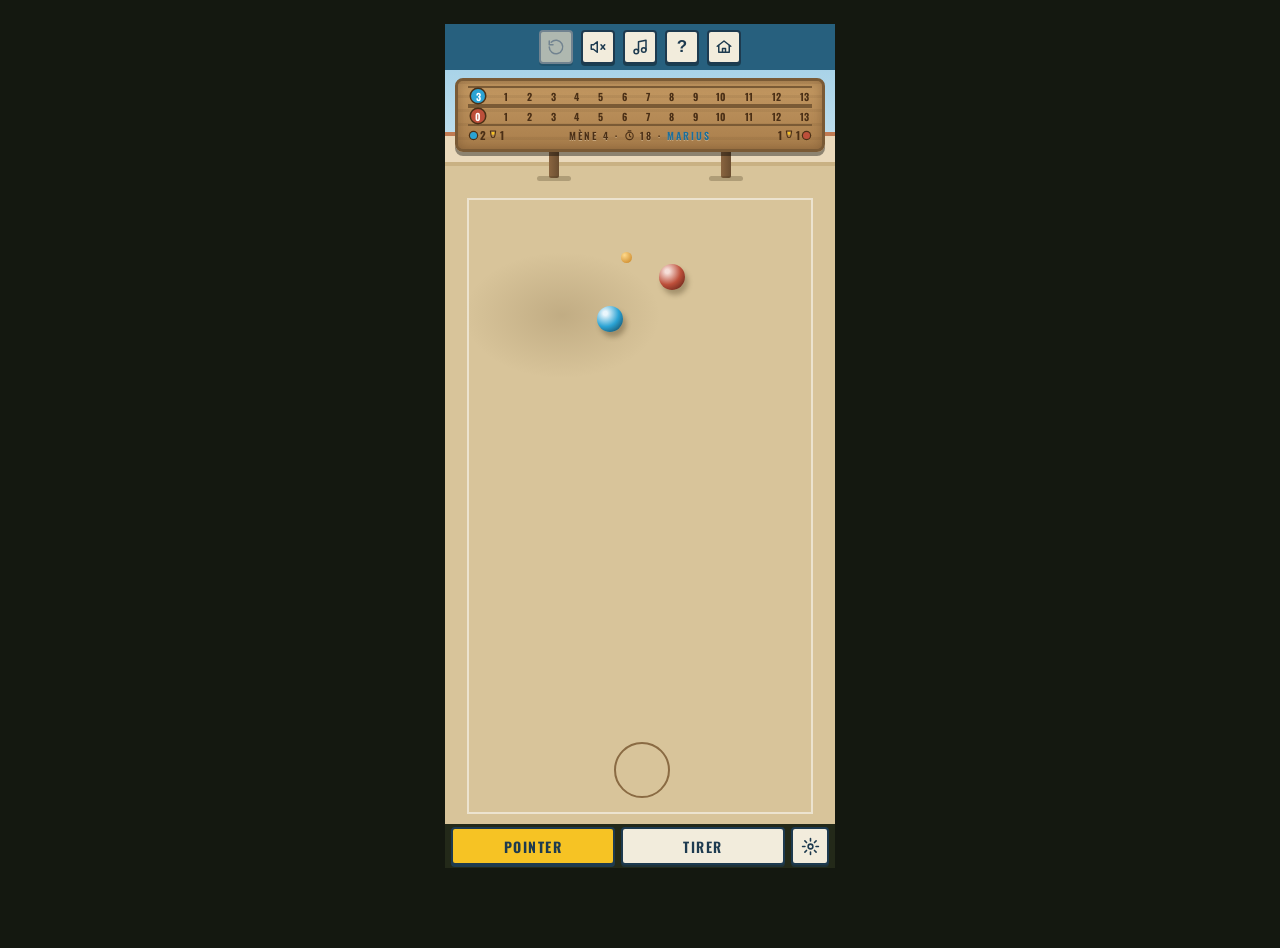
<file: maquette-jeu.html>
<!doctype html>
<html lang="fr">
<head>
<meta charset="utf-8">
<title>Écran de jeu — cible</title>

<link href="https://fonts.googleapis.com/css2?family=Oswald:wght@500;600;700&amp;display=swap" rel="stylesheet">
<style>body{margin:0;font-family:'Oswald',sans-serif;background:#232919}</style>
<style>body{display:flex;justify-content:center;align-items:flex-start;background:#141810;padding:24px;min-height:100vh}</style>

</head>
<body>
<div style="width: 390px; height: 844px; display: flex; flex-direction: column; background: #232919; overflow: hidden;">
  <!-- bandeau d'icônes -->
  <div style="flex: 0 0 46px; background: #27607e; display: flex; align-items: center; justify-content: center; gap: 8px;">
    <button aria-label="Revoir (indisponible)" disabled style="width: 34px; height: 34px; background: #ddd6c1; border: 2px solid #8a8f96; border-radius: 4px; box-shadow: 0 2px 0 rgba(0, 0, 0, 0.18); display: flex; align-items: center; justify-content: center; opacity: 0.75;"><svg width="18" height="18" viewBox="0 0 24 24" fill="none" stroke="#8a8f96" stroke-width="2" stroke-linecap="round" stroke-linejoin="round"><path d="M3 12a9 9 0 1 0 2.6-6.4"></path><path d="M3 4v5h5"></path></svg></button>
    <button aria-label="Cigales" style="width: 34px; height: 34px; background: #f2ecdc; border: 2px solid #1d3a4f; border-radius: 4px; box-shadow: 0 2px 0 rgba(0, 0, 0, 0.35); display: flex; align-items: center; justify-content: center;"><svg width="18" height="18" viewBox="0 0 24 24" fill="none" stroke="#1d3a4f" stroke-width="2" stroke-linecap="round" stroke-linejoin="round"><path d="M11 5 6 9H3v6h3l5 4z"></path><path d="M16 9l5 6"></path><path d="M21 9l-5 6"></path></svg></button>
    <button aria-label="Musique" style="width: 34px; height: 34px; background: #f2ecdc; border: 2px solid #1d3a4f; border-radius: 4px; box-shadow: 0 2px 0 rgba(0, 0, 0, 0.35); display: flex; align-items: center; justify-content: center;"><svg width="18" height="18" viewBox="0 0 24 24" fill="none" stroke="#1d3a4f" stroke-width="2" stroke-linecap="round" stroke-linejoin="round"><circle cx="7" cy="18" r="3"></circle><circle cx="17" cy="16" r="3"></circle><path d="M10 18V5l10-2v13"></path></svg></button>
    <button aria-label="Aide" style="width: 34px; height: 34px; background: #f2ecdc; border: 2px solid #1d3a4f; border-radius: 4px; box-shadow: 0 2px 0 rgba(0, 0, 0, 0.35); display: flex; align-items: center; justify-content: center; font-size: 17px; font-weight: 700; color: #1d3a4f;">?</button>
    <button aria-label="Accueil" style="width: 34px; height: 34px; background: #f2ecdc; border: 2px solid #1d3a4f; border-radius: 4px; box-shadow: 0 2px 0 rgba(0, 0, 0, 0.35); display: flex; align-items: center; justify-content: center;"><svg width="18" height="18" viewBox="0 0 24 24" fill="none" stroke="#1d3a4f" stroke-width="2" stroke-linecap="round" stroke-linejoin="round"><path d="M3 11 12 4l9 7"></path><path d="M5 10v9h14v-9"></path><path d="M10 19v-5h4v5"></path></svg></button>
  </div>
  <!-- BANDE FIXE : décor + plaque plantée -->
  <div style="flex: 0 0 118px; position: relative; overflow: hidden; background: linear-gradient(180deg, #a9d3e8, #cfe6ef);">
    <div style="position: absolute; bottom: 22px; left: 0; right: 0; height: 30px; background: #ead9bb; border-top: 4px solid #c07a52;"></div>
    <div style="position: absolute; bottom: 0; left: 0; right: 0; height: 22px; background: #d8c49a; border-top: 4px solid #c9b183;"></div>
    <div style="position: absolute; bottom: 40px; left: 12px; width: 42px; height: 36px; border-radius: 50%; background: radial-gradient(circle at 35% 30%, #9ac46e, #6d9a4e);"></div>
    <div style="position: absolute; bottom: 42px; right: 16px; width: 46px; height: 40px; border-radius: 50%; background: radial-gradient(circle at 35% 30%, #9ac46e, #6d9a4e);"></div>
    <!-- poteaux VISIBLES (28 % / 72 %), plantés dans la bande -->
    <div style="position: absolute; top: 74px; left: 104px; width: 10px; height: 34px; background: linear-gradient(90deg, #8a6540, #6b4e30); border-radius: 2px;"></div>
    <div style="position: absolute; top: 74px; right: 104px; width: 10px; height: 34px; background: linear-gradient(90deg, #8a6540, #6b4e30); border-radius: 2px;"></div>
    <!-- ombre DURE et courte -->
    <div style="position: absolute; top: 106px; left: 92px; width: 34px; height: 5px; background: rgba(70, 55, 30, 0.28); border-radius: 3px;"></div>
    <div style="position: absolute; top: 106px; right: 92px; width: 34px; height: 5px; background: rgba(70, 55, 30, 0.28); border-radius: 3px;"></div>
    <!-- la plaque bois à rails, compacte -->
    <div style="position: absolute; top: 8px; left: 10px; right: 10px; height: 68px; background: repeating-linear-gradient(180deg, rgba(122, 90, 53, 0.14) 0 3px, rgba(0, 0, 0, 0) 3px 14px), linear-gradient(180deg, #c59a63, #a87d4b); border: 3px solid #7a5a35; border-radius: 8px; box-shadow: 0 4px 0 rgba(0, 0, 0, 0.4), inset 0 0 12px rgba(74, 47, 22, 0.35);">
      <div style="position: absolute; top: 5px; left: 10px; right: 10px; height: 16px; border-top: 2px solid #7a5a35; border-bottom: 2px solid #7a5a35; display: flex; justify-content: space-between; align-items: center; padding: 0 3px; font-size: 10px; font-weight: 700; color: #4a2f16;">
        <span style="width: 14px; height: 14px; border-radius: 50%; background: #2ba3d4; box-shadow: 0 0 0 1.5px #4a2f16; color: #ffffff; display: inline-flex; align-items: center; justify-content: center;">3</span><span>1</span><span>2</span><span>3</span><span>4</span><span>5</span><span>6</span><span>7</span><span>8</span><span>9</span><span>10</span><span>11</span><span>12</span><span>13</span>
      </div>
      <div style="position: absolute; top: 25px; left: 10px; right: 10px; height: 16px; border-top: 2px solid #7a5a35; border-bottom: 2px solid #7a5a35; display: flex; justify-content: space-between; align-items: center; padding: 0 3px; font-size: 10px; font-weight: 700; color: #4a2f16;">
        <span style="width: 14px; height: 14px; border-radius: 50%; background: #bd4f3a; box-shadow: 0 0 0 1.5px #4a2f16; color: #ffffff; display: inline-flex; align-items: center; justify-content: center;">0</span><span>1</span><span>2</span><span>3</span><span>4</span><span>5</span><span>6</span><span>7</span><span>8</span><span>9</span><span>10</span><span>11</span><span>12</span><span>13</span>
      </div>
      <div style="position: absolute; top: 46px; left: 12px; right: 12px; display: flex; justify-content: space-between; align-items: center; font-size: 11px; font-weight: 700; color: #4a2f16;">
        <span style="flex: 1; display: flex; align-items: center; gap: 3px;"><span style="width: 7px; height: 7px; border-radius: 50%; background: #2ba3d4; box-shadow: 0 0 0 1.2px #4a2f16;"></span>2 <svg width="8" height="10" viewBox="0 0 12 14" fill="none" stroke="#4a2f16" stroke-width="1.6" stroke-linejoin="round"><path d="M2 1h8l-1.2 7a2.8 2.8 0 0 1-5.6 0z"></path><rect x="4" y="2.4" width="4" height="4" fill="#f6c324" stroke="none"></rect></svg>1</span>
        <span style="font-size: 10px; font-weight: 600; letter-spacing: 2px; color: #4a2f16; text-shadow: 0 1px 0 rgba(255, 240, 214, 0.35);">MÈNE 4 · <svg width="11" height="11" viewBox="0 0 24 24" fill="none" stroke="#4a2f16" stroke-width="2.4" stroke-linecap="round" style="vertical-align: -1px;"><circle cx="12" cy="13" r="8"></circle><path d="M12 9v4l3 2"></path><path d="M9 2h6"></path></svg> 18 · <span style="color: #1a6e9c;">MARIUS</span></span>
        <span style="flex: 1; display: flex; align-items: center; justify-content: flex-end; gap: 3px;">1<svg width="8" height="10" viewBox="0 0 12 14" fill="none" stroke="#4a2f16" stroke-width="1.6" stroke-linejoin="round"><path d="M2 1h8l-1.2 7a2.8 2.8 0 0 1-5.6 0z"></path><rect x="4" y="2.4" width="4" height="4" fill="#f6c324" stroke="none"></rect></svg> 1<span style="width: 7px; height: 7px; border-radius: 50%; background: #bd4f3a; box-shadow: 0 0 0 1.2px #4a2f16;"></span></span>
      </div>
    </div>
  </div>
  <!-- TERRAIN : pleine largeur, jusqu'aux boutons, zéro bande morte -->
  <div style="flex: 1 1 auto; position: relative; background: radial-gradient(140px 90px at 30% 20%, rgba(112, 88, 52, 0.22), rgba(112, 88, 52, 0) 70%), #d8c49a;">
    <div style="position: absolute; top: 10px; left: 22px; right: 22px; bottom: 10px; border: 2px solid rgba(242, 236, 220, 0.8);"></div>
    <div style="position: absolute; top: 64px; left: 176px; width: 11px; height: 11px; border-radius: 50%; background: radial-gradient(circle at 32% 28%, #ffd98a, #c67f1e);"></div>
    <div style="position: absolute; top: 76px; left: 214px; width: 26px; height: 26px; border-radius: 50%; background: radial-gradient(circle at 32% 28%, #f6ded8 8%, #bd4f3a 52%, #4a180f); box-shadow: 3px 5px 5px rgba(70, 55, 30, 0.35);"></div>
    <div style="position: absolute; top: 118px; left: 152px; width: 26px; height: 26px; border-radius: 50%; background: radial-gradient(circle at 32% 28%, #eaf6fc 8%, #2ba3d4 52%, #123647); box-shadow: 3px 5px 5px rgba(70, 55, 30, 0.35);"></div>
    <div style="position: absolute; bottom: 26px; left: 50%; margin-left: -26px; width: 52px; height: 52px; border: 2px solid #8a6b43; border-radius: 50%;"></div>
  </div>
  <!-- BOUTONS : 48 px, collés au terrain -->
  <div style="flex: 0 0 44px; display: flex; align-items: center; gap: 6px; padding: 0 6px; background: #232919;">
    <button style="flex: 1; height: 38px; background: #f6c324; border: 2px solid #1d3a4f; border-radius: 4px; box-shadow: 0 2px 0 #1d3a4f; font-family: 'Oswald', sans-serif; font-size: 14px; font-weight: 700; letter-spacing: 1.5px; color: #1d3a4f;">POINTER</button>
    <button style="flex: 1; height: 38px; background: #f2ecdc; border: 2px solid #1d3a4f; border-radius: 4px; box-shadow: 0 2px 0 rgba(29, 58, 79, 0.6); font-family: 'Oswald', sans-serif; font-size: 14px; font-weight: 600; letter-spacing: 1.5px; color: #1d3a4f;">TIRER</button>
    <button aria-label="Options" style="width: 38px; height: 38px; background: #f2ecdc; border: 2px solid #1d3a4f; border-radius: 4px; box-shadow: 0 2px 0 rgba(29, 58, 79, 0.6); display: flex; align-items: center; justify-content: center;"><svg width="19" height="19" viewBox="0 0 24 24" fill="none" stroke="#1d3a4f" stroke-width="2" stroke-linecap="round"><circle cx="12" cy="12" r="3"></circle><path d="M12 2v3M12 19v3M4.9 4.9l2.1 2.1M17 17l2.1 2.1M2 12h3M19 12h3M4.9 19.1 7 17M17 7l2.1-2.1"></path></svg></button>
  </div>
</div>
</body>
</html>
</file>
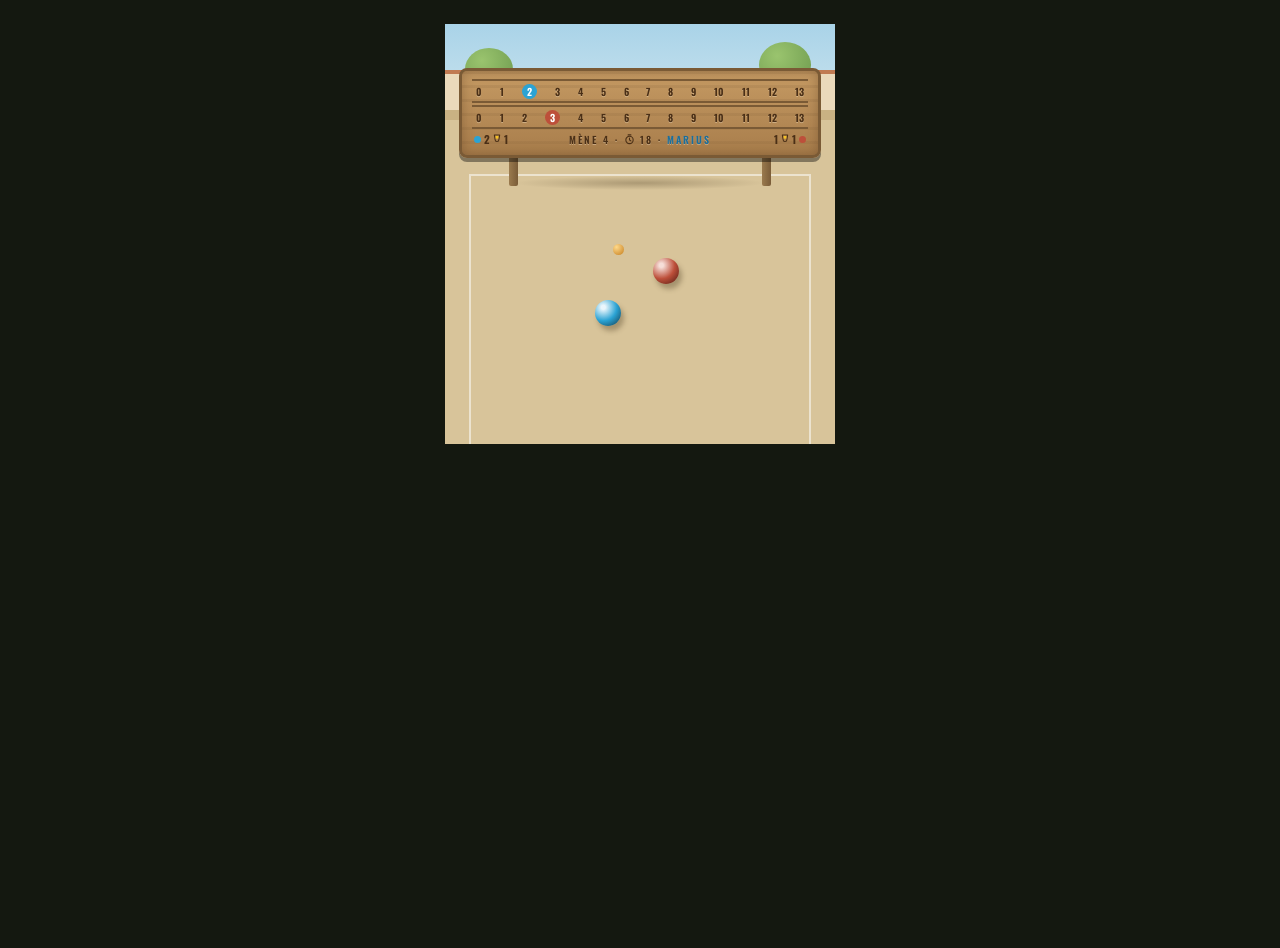
<file: maquette-scoreboard.html>
<!doctype html>
<html lang="fr">
<head>
<meta charset="utf-8">
<title>Plaque à curseurs</title>

<link href="https://fonts.googleapis.com/css2?family=Alfa+Slab+One&amp;family=Oswald:wght@500;600;700&amp;display=swap" rel="stylesheet">
<style>body{margin:0;font-family:'Oswald',sans-serif;background:#232919}</style>
<style>body{display:flex;justify-content:center;align-items:flex-start;background:#141810;padding:24px;min-height:100vh}</style>

</head>
<body>
<div style="width: 390px; height: 420px; position: relative; overflow: hidden; background: #d8c49a;">
  <div style="position: absolute; top: 0; left: 0; right: 0; height: 96px; background: linear-gradient(180deg, #a9d3e8, #cfe6ef);">
    <div style="position: absolute; bottom: 10px; left: 0; right: 0; height: 36px; background: #ead9bb; border-top: 4px solid #c07a52;"></div>
    <div style="position: absolute; bottom: 0; left: 0; right: 0; height: 10px; background: #c9b183;"></div>
    <div style="position: absolute; bottom: 30px; left: 20px; width: 48px; height: 42px; border-radius: 50%; background: radial-gradient(circle at 35% 30%, #9ac46e, #6d9a4e);"></div>
    <div style="position: absolute; bottom: 32px; right: 24px; width: 52px; height: 46px; border-radius: 50%; background: radial-gradient(circle at 35% 30%, #9ac46e, #6d9a4e);"></div>
  </div>
  <div style="position: absolute; top: 96px; left: 0; right: 0; bottom: 0; background: #d8c49a;"></div>
  <div style="position: absolute; top: 150px; left: 24px; right: 24px; bottom: -40px; border: 2px solid rgba(242, 236, 220, 0.8);"></div>

  <!-- la plaque métal charbon, épurée -->
  <!-- ombre et poteaux : la plaque est plantée dans le boulodrome -->
  <div style="position: absolute; top: 152px; left: 70px; width: 250px; height: 14px; background: radial-gradient(closest-side, rgba(70, 55, 30, 0.3), rgba(70, 55, 30, 0)); transform: skewX(-18deg);"></div>
  <div style="position: absolute; top: 96px; left: 64px; width: 9px; height: 66px; background: linear-gradient(90deg, #9a7a4e, #7a5c38); border-radius: 2px;"></div>
  <div style="position: absolute; top: 96px; right: 64px; width: 9px; height: 66px; background: linear-gradient(90deg, #9a7a4e, #7a5c38); border-radius: 2px;"></div>
  <div style="position: absolute; top: 44px; left: 14px; right: 14px; height: 84px; background: repeating-linear-gradient(180deg, rgba(122, 90, 53, 0.14) 0 3px, rgba(0, 0, 0, 0) 3px 14px), linear-gradient(180deg, #c59a63, #a87d4b); border: 3px solid #7a5a35; border-radius: 8px; box-shadow: 0 4px 0 rgba(0, 0, 0, 0.4), inset 0 0 12px rgba(74, 47, 22, 0.35);">
    
    
    <!-- rail CIEL -->
    <div style="position: absolute; top: 8px; left: 10px; right: 10px; height: 20px; border-top: 2px solid #7a5a35; border-bottom: 2px solid #7a5a35; display: flex; justify-content: space-between; align-items: center; padding: 0 4px;">
      <span style="font-size: 10px; font-weight: 700; color: #4a2f16; text-shadow: 0 1px 0 rgba(255, 240, 214, 0.35);">0</span><span style="font-size: 10px; font-weight: 700; color: #4a2f16; text-shadow: 0 1px 0 rgba(255, 240, 214, 0.35);">1</span><span style="font-size: 10px; font-weight: 700; color: #ffffff; background: #2ba3d4; border-radius: 50%; width: 15px; height: 15px; display: inline-flex; align-items: center; justify-content: center;">2</span><span style="font-size: 10px; font-weight: 700; color: #4a2f16; text-shadow: 0 1px 0 rgba(255, 240, 214, 0.35);">3</span><span style="font-size: 10px; font-weight: 700; color: #4a2f16; text-shadow: 0 1px 0 rgba(255, 240, 214, 0.35);">4</span><span style="font-size: 10px; font-weight: 700; color: #4a2f16; text-shadow: 0 1px 0 rgba(255, 240, 214, 0.35);">5</span><span style="font-size: 10px; font-weight: 700; color: #4a2f16; text-shadow: 0 1px 0 rgba(255, 240, 214, 0.35);">6</span><span style="font-size: 10px; font-weight: 700; color: #4a2f16; text-shadow: 0 1px 0 rgba(255, 240, 214, 0.35);">7</span><span style="font-size: 10px; font-weight: 700; color: #4a2f16; text-shadow: 0 1px 0 rgba(255, 240, 214, 0.35);">8</span><span style="font-size: 10px; font-weight: 700; color: #4a2f16; text-shadow: 0 1px 0 rgba(255, 240, 214, 0.35);">9</span><span style="font-size: 10px; font-weight: 700; color: #4a2f16; text-shadow: 0 1px 0 rgba(255, 240, 214, 0.35);">10</span><span style="font-size: 10px; font-weight: 700; color: #4a2f16; text-shadow: 0 1px 0 rgba(255, 240, 214, 0.35);">11</span><span style="font-size: 10px; font-weight: 700; color: #4a2f16; text-shadow: 0 1px 0 rgba(255, 240, 214, 0.35);">12</span><span style="font-size: 10px; font-weight: 700; color: #4a2f16; text-shadow: 0 1px 0 rgba(255, 240, 214, 0.35);">13</span>
    </div>
    <!-- rail ROUGE -->
    <div style="position: absolute; top: 34px; left: 10px; right: 10px; height: 20px; border-top: 2px solid #7a5a35; border-bottom: 2px solid #7a5a35; display: flex; justify-content: space-between; align-items: center; padding: 0 4px;">
      <span style="font-size: 10px; font-weight: 700; color: #4a2f16; text-shadow: 0 1px 0 rgba(255, 240, 214, 0.35);">0</span><span style="font-size: 10px; font-weight: 700; color: #4a2f16; text-shadow: 0 1px 0 rgba(255, 240, 214, 0.35);">1</span><span style="font-size: 10px; font-weight: 700; color: #4a2f16; text-shadow: 0 1px 0 rgba(255, 240, 214, 0.35);">2</span><span style="font-size: 10px; font-weight: 700; color: #ffffff; background: #bd4f3a; border-radius: 50%; width: 15px; height: 15px; display: inline-flex; align-items: center; justify-content: center;">3</span><span style="font-size: 10px; font-weight: 700; color: #4a2f16; text-shadow: 0 1px 0 rgba(255, 240, 214, 0.35);">4</span><span style="font-size: 10px; font-weight: 700; color: #4a2f16; text-shadow: 0 1px 0 rgba(255, 240, 214, 0.35);">5</span><span style="font-size: 10px; font-weight: 700; color: #4a2f16; text-shadow: 0 1px 0 rgba(255, 240, 214, 0.35);">6</span><span style="font-size: 10px; font-weight: 700; color: #4a2f16; text-shadow: 0 1px 0 rgba(255, 240, 214, 0.35);">7</span><span style="font-size: 10px; font-weight: 700; color: #4a2f16; text-shadow: 0 1px 0 rgba(255, 240, 214, 0.35);">8</span><span style="font-size: 10px; font-weight: 700; color: #4a2f16; text-shadow: 0 1px 0 rgba(255, 240, 214, 0.35);">9</span><span style="font-size: 10px; font-weight: 700; color: #4a2f16; text-shadow: 0 1px 0 rgba(255, 240, 214, 0.35);">10</span><span style="font-size: 10px; font-weight: 700; color: #4a2f16; text-shadow: 0 1px 0 rgba(255, 240, 214, 0.35);">11</span><span style="font-size: 10px; font-weight: 700; color: #4a2f16; text-shadow: 0 1px 0 rgba(255, 240, 214, 0.35);">12</span><span style="font-size: 10px; font-weight: 700; color: #4a2f16; text-shadow: 0 1px 0 rgba(255, 240, 214, 0.35);">13</span>
    </div>
    <div style="position: absolute; top: 60px; left: 12px; right: 12px; display: flex; justify-content: space-between; align-items: center; font-size: 11px; font-weight: 700; color: #4a2f16;">
      <span style="flex: 1; display: flex; align-items: center; gap: 3px;"><span style="width: 7px; height: 7px; border-radius: 50%; background: #2ba3d4;"></span>2 <svg width="8" height="10" viewBox="0 0 12 14" fill="none" stroke="#4a2f16" stroke-width="1.6" stroke-linejoin="round"><path d="M2 1h8l-1.2 7a2.8 2.8 0 0 1-5.6 0z"></path><rect x="4" y="2.4" width="4" height="4" fill="#f6c324" stroke="none"></rect></svg>1</span>
      <span style="font-size: 10px; font-weight: 600; letter-spacing: 2px; color: #4a2f16; text-shadow: 0 1px 0 rgba(255, 240, 214, 0.35);">MÈNE 4 · <svg width="11" height="11" viewBox="0 0 24 24" fill="none" stroke="#4a2f16" stroke-width="2.4" stroke-linecap="round" style="vertical-align: -1px;"><circle cx="12" cy="13" r="8"></circle><path d="M12 9v4l3 2"></path><path d="M9 2h6"></path></svg> 18 · <span style="color: #1a6e9c;">MARIUS</span></span>
      <span style="flex: 1; display: flex; align-items: center; justify-content: flex-end; gap: 3px;">1<svg width="8" height="10" viewBox="0 0 12 14" fill="none" stroke="#4a2f16" stroke-width="1.6" stroke-linejoin="round"><path d="M2 1h8l-1.2 7a2.8 2.8 0 0 1-5.6 0z"></path><rect x="4" y="2.4" width="4" height="4" fill="#f6c324" stroke="none"></rect></svg> 1<span style="width: 7px; height: 7px; border-radius: 50%; background: #bd4f3a;"></span></span>
    </div>
  </div>
  <!-- mène + chrono discrets sous la plaque -->
  <div style="position: absolute; top: 220px; left: 168px; width: 11px; height: 11px; border-radius: 50%; background: radial-gradient(circle at 32% 28%, #ffd98a, #c67f1e);"></div>
  <div style="position: absolute; top: 234px; left: 208px; width: 26px; height: 26px; border-radius: 50%; background: radial-gradient(circle at 32% 28%, #f6ded8 8%, #bd4f3a 52%, #4a180f); box-shadow: 3px 5px 5px rgba(70, 55, 30, 0.35);"></div>
  <div style="position: absolute; top: 276px; left: 150px; width: 26px; height: 26px; border-radius: 50%; background: radial-gradient(circle at 32% 28%, #eaf6fc 8%, #2ba3d4 52%, #123647); box-shadow: 3px 5px 5px rgba(70, 55, 30, 0.35);"></div>
</div>
</body>
</html>
</file>
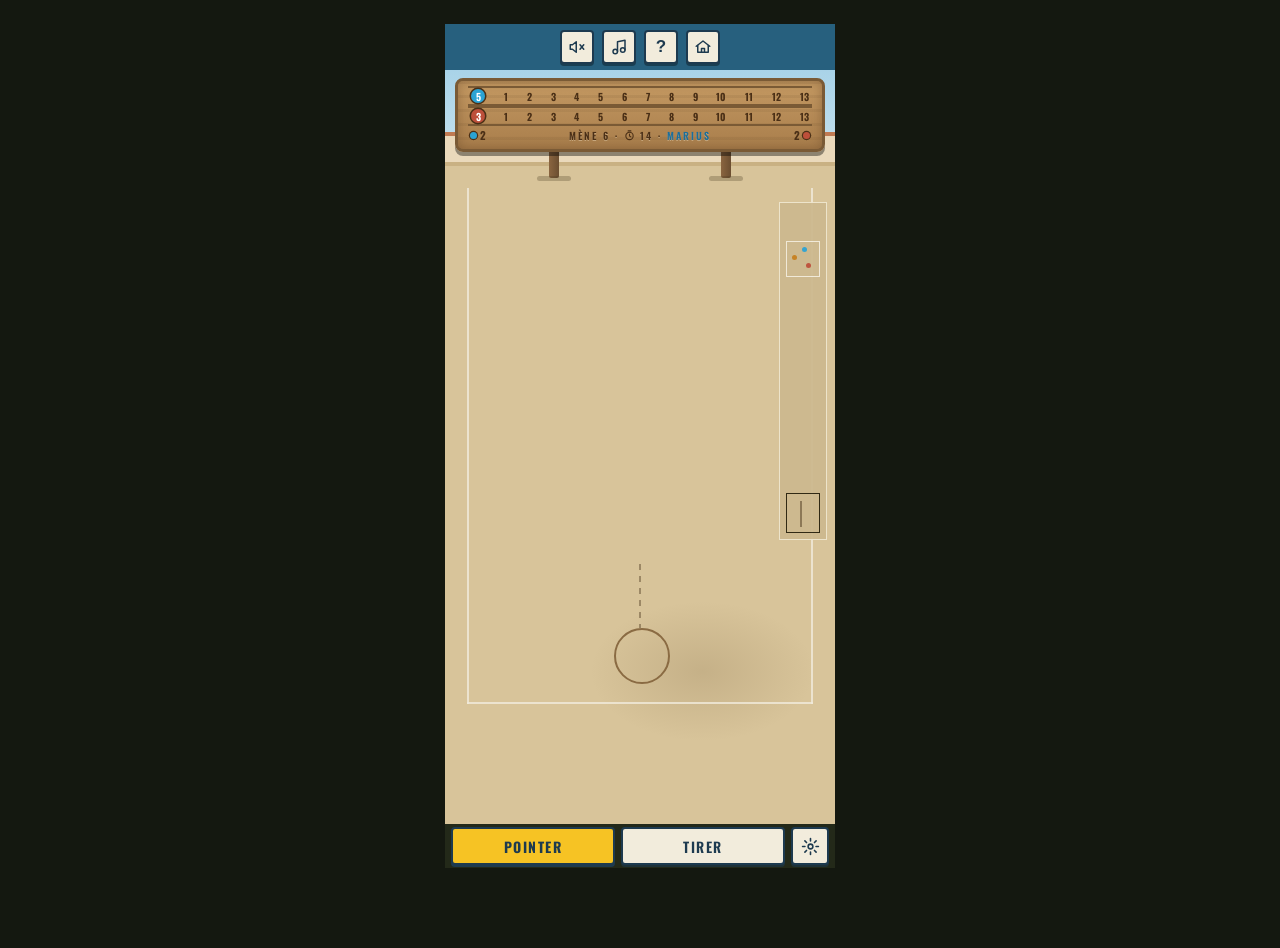
<file: maquette-terrain-long.html>
<!doctype html>
<html lang="fr">
<head>
<meta charset="utf-8">
<title>Terrain long — cible</title>

<link href="https://fonts.googleapis.com/css2?family=Oswald:wght@500;600;700&amp;display=swap" rel="stylesheet">
<style>body{margin:0;font-family:'Oswald',sans-serif;background:#232919}</style>
<style>body{display:flex;justify-content:center;align-items:flex-start;background:#141810;padding:24px;min-height:100vh}</style>

</head>
<body>
<div style="width: 390px; height: 844px; display: flex; flex-direction: column; background: #232919; overflow: hidden;">
  <div style="flex: 0 0 46px; background: #27607e; display: flex; align-items: center; justify-content: center; gap: 8px;">
    <button aria-label="Cigales" style="width: 34px; height: 34px; background: #f2ecdc; border: 2px solid #1d3a4f; border-radius: 4px; box-shadow: 0 2px 0 rgba(0, 0, 0, 0.35); display: flex; align-items: center; justify-content: center;"><svg width="18" height="18" viewBox="0 0 24 24" fill="none" stroke="#1d3a4f" stroke-width="2" stroke-linecap="round" stroke-linejoin="round"><path d="M11 5 6 9H3v6h3l5 4z"></path><path d="M16 9l5 6"></path><path d="M21 9l-5 6"></path></svg></button>
    <button aria-label="Musique" style="width: 34px; height: 34px; background: #f2ecdc; border: 2px solid #1d3a4f; border-radius: 4px; box-shadow: 0 2px 0 rgba(0, 0, 0, 0.35); display: flex; align-items: center; justify-content: center;"><svg width="18" height="18" viewBox="0 0 24 24" fill="none" stroke="#1d3a4f" stroke-width="2" stroke-linecap="round" stroke-linejoin="round"><circle cx="7" cy="18" r="3"></circle><circle cx="17" cy="16" r="3"></circle><path d="M10 18V5l10-2v13"></path></svg></button>
    <button aria-label="Aide" style="width: 34px; height: 34px; background: #f2ecdc; border: 2px solid #1d3a4f; border-radius: 4px; box-shadow: 0 2px 0 rgba(0, 0, 0, 0.35); display: flex; align-items: center; justify-content: center; font-size: 17px; font-weight: 700; color: #1d3a4f;">?</button>
    <button aria-label="Accueil" style="width: 34px; height: 34px; background: #f2ecdc; border: 2px solid #1d3a4f; border-radius: 4px; box-shadow: 0 2px 0 rgba(0, 0, 0, 0.35); display: flex; align-items: center; justify-content: center;"><svg width="18" height="18" viewBox="0 0 24 24" fill="none" stroke="#1d3a4f" stroke-width="2" stroke-linecap="round" stroke-linejoin="round"><path d="M3 11 12 4l9 7"></path><path d="M5 10v9h14v-9"></path><path d="M10 19v-5h4v5"></path></svg></button>
  </div>
  <!-- BANDE FIXE : identique au terrain classique — elle ne bouge JAMAIS -->
  <div style="flex: 0 0 118px; position: relative; overflow: hidden; background: linear-gradient(180deg, #a9d3e8, #cfe6ef);">
    <div style="position: absolute; bottom: 22px; left: 0; right: 0; height: 30px; background: #ead9bb; border-top: 4px solid #c07a52;"></div>
    <div style="position: absolute; bottom: 0; left: 0; right: 0; height: 22px; background: #d8c49a; border-top: 4px solid #c9b183;"></div>
    <div style="position: absolute; bottom: 40px; left: 12px; width: 42px; height: 36px; border-radius: 50%; background: radial-gradient(circle at 35% 30%, #9ac46e, #6d9a4e);"></div>
    <div style="position: absolute; bottom: 42px; right: 16px; width: 46px; height: 40px; border-radius: 50%; background: radial-gradient(circle at 35% 30%, #9ac46e, #6d9a4e);"></div>
    <div style="position: absolute; top: 74px; left: 104px; width: 10px; height: 34px; background: linear-gradient(90deg, #8a6540, #6b4e30); border-radius: 2px;"></div>
    <div style="position: absolute; top: 74px; right: 104px; width: 10px; height: 34px; background: linear-gradient(90deg, #8a6540, #6b4e30); border-radius: 2px;"></div>
    <div style="position: absolute; top: 106px; left: 92px; width: 34px; height: 5px; background: rgba(70, 55, 30, 0.28); border-radius: 3px;"></div>
    <div style="position: absolute; top: 106px; right: 92px; width: 34px; height: 5px; background: rgba(70, 55, 30, 0.28); border-radius: 3px;"></div>
    <div style="position: absolute; top: 8px; left: 10px; right: 10px; height: 68px; background: repeating-linear-gradient(180deg, rgba(122, 90, 53, 0.14) 0 3px, rgba(0, 0, 0, 0) 3px 14px), linear-gradient(180deg, #c59a63, #a87d4b); border: 3px solid #7a5a35; border-radius: 8px; box-shadow: 0 4px 0 rgba(0, 0, 0, 0.4), inset 0 0 12px rgba(74, 47, 22, 0.35);">
      <div style="position: absolute; top: 5px; left: 10px; right: 10px; height: 16px; border-top: 2px solid #7a5a35; border-bottom: 2px solid #7a5a35; display: flex; justify-content: space-between; align-items: center; padding: 0 3px; font-size: 10px; font-weight: 700; color: #4a2f16;">
        <span style="width: 14px; height: 14px; border-radius: 50%; background: #2ba3d4; box-shadow: 0 0 0 1.5px #4a2f16; color: #ffffff; display: inline-flex; align-items: center; justify-content: center;">5</span><span>1</span><span>2</span><span>3</span><span>4</span><span>5</span><span>6</span><span>7</span><span>8</span><span>9</span><span>10</span><span>11</span><span>12</span><span>13</span>
      </div>
      <div style="position: absolute; top: 25px; left: 10px; right: 10px; height: 16px; border-top: 2px solid #7a5a35; border-bottom: 2px solid #7a5a35; display: flex; justify-content: space-between; align-items: center; padding: 0 3px; font-size: 10px; font-weight: 700; color: #4a2f16;">
        <span style="width: 14px; height: 14px; border-radius: 50%; background: #bd4f3a; box-shadow: 0 0 0 1.5px #4a2f16; color: #ffffff; display: inline-flex; align-items: center; justify-content: center;">3</span><span>1</span><span>2</span><span>3</span><span>4</span><span>5</span><span>6</span><span>7</span><span>8</span><span>9</span><span>10</span><span>11</span><span>12</span><span>13</span>
      </div>
      <div style="position: absolute; top: 46px; left: 12px; right: 12px; display: flex; justify-content: space-between; align-items: center; font-size: 11px; font-weight: 700; color: #4a2f16;">
        <span style="flex: 1; display: flex; align-items: center; gap: 3px;"><span style="width: 7px; height: 7px; border-radius: 50%; background: #2ba3d4; box-shadow: 0 0 0 1.2px #4a2f16;"></span>2</span>
        <span style="font-size: 10px; font-weight: 600; letter-spacing: 2px; color: #4a2f16; text-shadow: 0 1px 0 rgba(255, 240, 214, 0.35);">MÈNE 6 · <svg width="11" height="11" viewBox="0 0 24 24" fill="none" stroke="#4a2f16" stroke-width="2.4" stroke-linecap="round" style="vertical-align: -1px;"><circle cx="12" cy="13" r="8"></circle><path d="M12 9v4l3 2"></path><path d="M9 2h6"></path></svg> 14 · <span style="color: #1a6e9c;">MARIUS</span></span>
        <span style="flex: 1; display: flex; align-items: center; justify-content: flex-end; gap: 3px;">2<span style="width: 7px; height: 7px; border-radius: 50%; background: #bd4f3a; box-shadow: 0 0 0 1.2px #4a2f16;"></span></span>
      </div>
    </div>
  </div>
  <!-- FENÊTRE CAMÉRA (défile sous la bande fixe) — ici : phase de VISÉE, ancrée sur le cercle -->
  <div style="flex: 1 1 auto; position: relative; overflow: hidden; background: radial-gradient(160px 100px at 66% 76%, rgba(112, 88, 52, 0.18), rgba(112, 88, 52, 0) 70%), #d8c49a;">
    <!-- lignes latérales du terrain long (pas de ligne de fond visible : elle est loin devant) -->
    <div style="position: absolute; top: -20px; bottom: 120px; left: 22px; border-left: 2px solid rgba(242, 236, 220, 0.8);"></div>
    <div style="position: absolute; top: -20px; bottom: 120px; right: 22px; border-right: 2px solid rgba(242, 236, 220, 0.8);"></div>
    <div style="position: absolute; bottom: 120px; left: 22px; right: 22px; border-top: 2px solid rgba(242, 236, 220, 0.8);"></div>
    <!-- cercle de lancer : l'ANCRAGE de la caméra pendant la visée -->
    <div style="position: absolute; bottom: 140px; left: 50%; margin-left: -26px; width: 52px; height: 52px; border: 2px solid #8a6b43; border-radius: 50%;"></div>
    <!-- repère de direction : court, discret, partant du cercle -->
    <div style="position: absolute; bottom: 196px; left: 50%; margin-left: -1px; width: 2px; height: 64px; background: repeating-linear-gradient(180deg, rgba(107, 87, 58, 0.55) 0 6px, rgba(0, 0, 0, 0) 6px 12px);"></div>
    <!-- mini-carte : tout le terrain + zone cochonnet + cadre de vue en bas -->
    <div style="position: absolute; top: 14px; right: 8px; width: 46px; height: 336px; background: #cdb98f; border: 1.5px solid #efe6cf; opacity: 0.94;">
      <div style="position: absolute; top: 52px; left: 12px; width: 5px; height: 5px; border-radius: 50%; background: #c67f1e;"></div>
      <div style="position: absolute; top: 44px; left: 22px; width: 5px; height: 5px; border-radius: 50%; background: #2ba3d4;"></div>
      <div style="position: absolute; top: 60px; left: 26px; width: 5px; height: 5px; border-radius: 50%; background: #bd4f3a;"></div>
      <div style="position: absolute; top: 38px; left: 6px; width: 32px; height: 34px; border: 1.5px solid #f2ecdc;"></div>
      <div style="position: absolute; bottom: 6px; left: 6px; width: 32px; height: 38px; border: 1.5px solid #26200c;"></div>
      <div style="position: absolute; bottom: 12px; left: 20px; width: 2px; height: 26px; background: rgba(107, 87, 58, 0.7);"></div>
    </div>
  </div>
  <div style="flex: 0 0 44px; display: flex; align-items: center; gap: 6px; padding: 0 6px; background: #232919;">
    <button style="flex: 1; height: 38px; background: #f6c324; border: 2px solid #1d3a4f; border-radius: 4px; box-shadow: 0 2px 0 #1d3a4f; font-family: 'Oswald', sans-serif; font-size: 14px; font-weight: 700; letter-spacing: 1.5px; color: #1d3a4f;">POINTER</button>
    <button style="flex: 1; height: 38px; background: #f2ecdc; border: 2px solid #1d3a4f; border-radius: 4px; box-shadow: 0 2px 0 rgba(29, 58, 79, 0.6); font-family: 'Oswald', sans-serif; font-size: 14px; font-weight: 600; letter-spacing: 1.5px; color: #1d3a4f;">TIRER</button>
    <button aria-label="Options" style="width: 38px; height: 38px; background: #f2ecdc; border: 2px solid #1d3a4f; border-radius: 4px; box-shadow: 0 2px 0 rgba(29, 58, 79, 0.6); display: flex; align-items: center; justify-content: center;"><svg width="19" height="19" viewBox="0 0 24 24" fill="none" stroke="#1d3a4f" stroke-width="2" stroke-linecap="round"><circle cx="12" cy="12" r="3"></circle><path d="M12 2v3M12 19v3M4.9 4.9l2.1 2.1M17 17l2.1 2.1M2 12h3M19 12h3M4.9 19.1 7 17M17 7l2.1-2.1"></path></svg></button>
  </div>
</div>
</body>
</html>
</file>
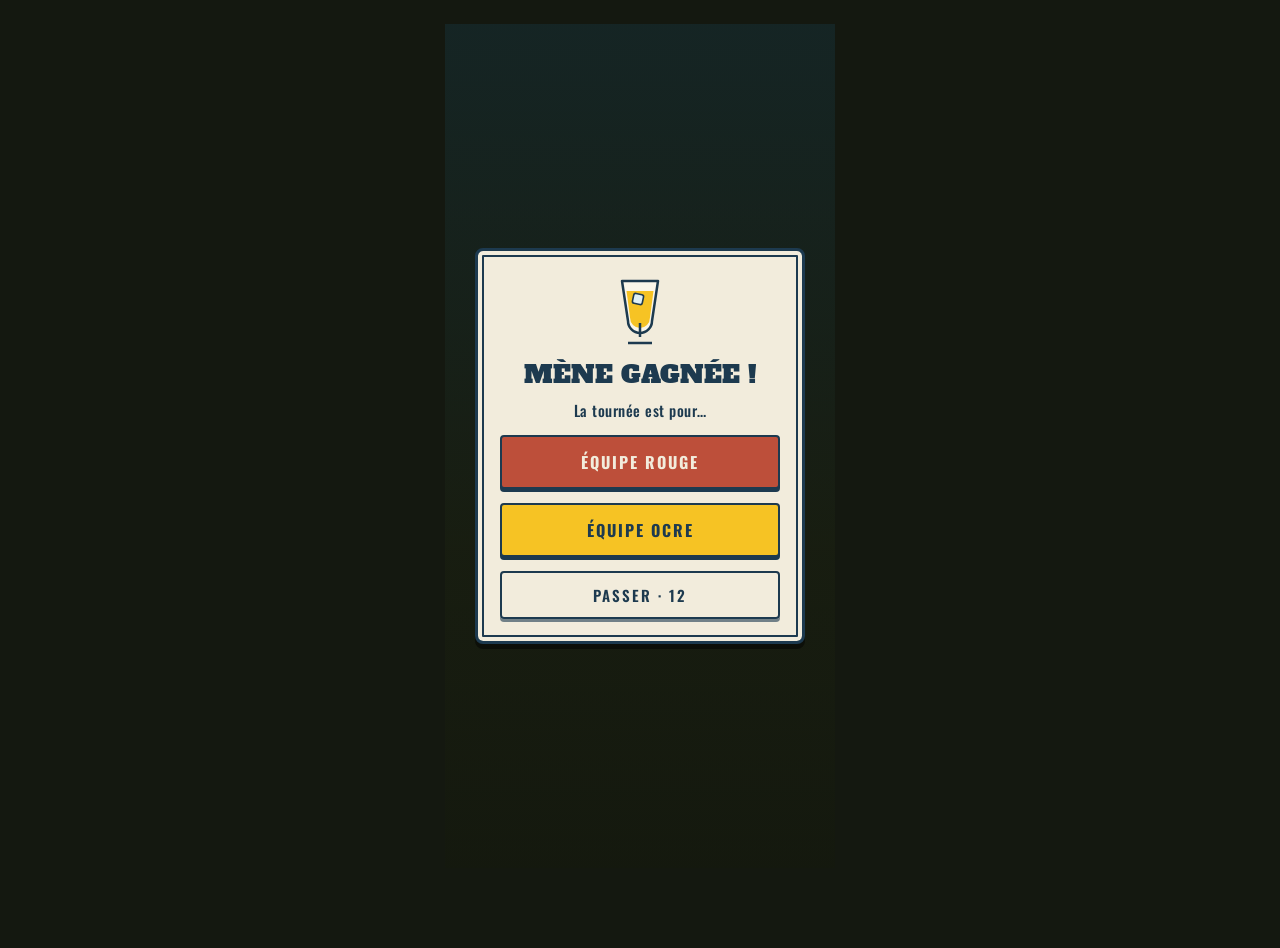
<file: maquette-tournee.html>
<!doctype html>
<html lang="fr">
<head>
<meta charset="utf-8">
<title>Pop-in tournée</title>

<link href="https://fonts.googleapis.com/css2?family=Alfa+Slab+One&amp;family=Oswald:wght@500;600;700&amp;display=swap" rel="stylesheet">
<style>
body{margin:0;font-family:'Oswald',sans-serif;background:#232919}
a{color:#1d3a4f}a:hover{color:#10222f}
</style>
<style>body{display:flex;justify-content:center;align-items:flex-start;background:#141810;padding:24px;min-height:100vh}</style>

</head>
<body>
<div style="width: 390px; height: 844px; box-sizing: border-box; padding: 20px; display: flex; align-items: center; justify-content: center; background: linear-gradient(rgba(16, 20, 11, 0.78), rgba(16, 20, 11, 0.78)), linear-gradient(180deg, #27607e 0%, #333d24 62%, #232919 100%);">
  <div style="width: 330px; box-sizing: border-box; background: #f2ecdc; border: 3px solid #1d3a4f; border-radius: 8px; box-shadow: 0 5px 0 rgba(0, 0, 0, 0.45), inset 0 0 0 4px #f2ecdc, inset 0 0 0 6px #1d3a4f; padding: 26px 22px 22px; display: flex; flex-direction: column; align-items: center; gap: 14px;">
    <svg width="54" height="70" viewBox="0 0 54 70" fill="none" stroke="#1d3a4f" stroke-width="2.5" stroke-linejoin="round">
      <path d="M9 4h36l-6 40a12 12 0 0 1-24 0z" fill="#faf6ea"></path>
      <path d="M13.5 14h27l-3.6 27a9.5 9.5 0 0 1-19.8 0z" fill="#f6c324" stroke="none"></path>
      <rect x="20" y="17" width="10" height="10" rx="2" fill="#dff0f6" stroke="#1d3a4f" stroke-width="1.6" transform="rotate(12 25 22)"></rect>
      <path d="M27 46v14"></path>
      <path d="M15 66h24"></path>
    </svg>
    <div style="font-family: 'Alfa Slab One', serif; font-size: 25px; line-height: 1.1; color: #1d3a4f; text-align: center;">M&Egrave;NE GAGN&Eacute;E&nbsp;!</div>
    <div style="font-size: 15px; font-weight: 500; letter-spacing: 0.5px; color: #1d3a4f; text-align: center; margin-top: -4px;">La tourn&eacute;e est pour&hellip;</div>
    <button style="width: 100%; background: #bd4f3a; border: 2px solid #1d3a4f; border-radius: 4px; box-shadow: 0 3px 0 #1d3a4f; padding: 13px 10px; font-family: 'Oswald', sans-serif; font-size: 16px; font-weight: 700; letter-spacing: 2px; color: #f2ecdc; cursor: pointer;">&Eacute;QUIPE ROUGE</button>
    <button style="width: 100%; background: #f6c324; border: 2px solid #1d3a4f; border-radius: 4px; box-shadow: 0 3px 0 #1d3a4f; padding: 13px 10px; font-family: 'Oswald', sans-serif; font-size: 16px; font-weight: 700; letter-spacing: 2px; color: #1d3a4f; cursor: pointer;">&Eacute;QUIPE OCRE</button>
    <button style="width: 100%; background: transparent; border: 2px solid #1d3a4f; border-radius: 4px; box-shadow: 0 3px 0 rgba(29, 58, 79, 0.6); padding: 11px 10px; font-family: 'Oswald', sans-serif; font-size: 15px; font-weight: 600; letter-spacing: 2px; color: #1d3a4f; cursor: pointer;">PASSER &middot; 12</button>
  </div>
</div>
</body>
</html>
</file>
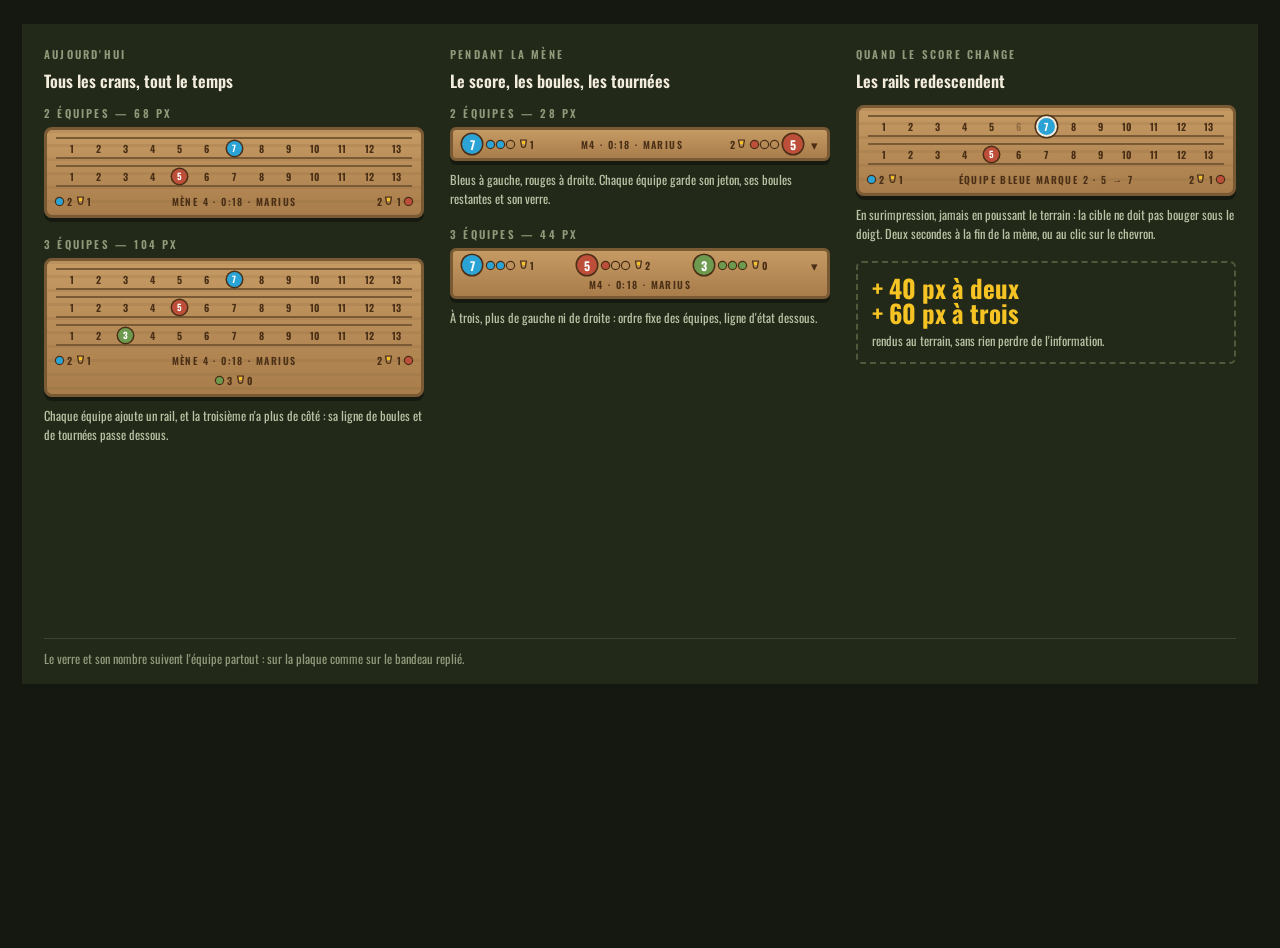
<file: docs/maquette-compteur.html>
<!doctype html>
<html lang="fr">
<head>
<meta charset="utf-8">
<meta name="viewport" content="width=device-width, initial-scale=1">
<title>Compteur — compact en jeu, complet au score</title>
<link href="https://fonts.googleapis.com/css2?family=Oswald:wght@400;500;600;700&amp;display=swap" rel="stylesheet">
<style>
body{margin:0;font-family:'Oswald',sans-serif;background:#232919;color:#f2ecdc}
</style>
<style>body{display:flex;justify-content:center;align-items:flex-start;background:#141810;padding:24px;min-height:100vh}</style>
</head>
<body>
<div style="position:relative;width:1240px;height:660px;box-sizing:border-box;background:#232919;font-family:'Oswald',sans-serif;color:#f2ecdc;padding:22px;">
<div style="display:flex;gap:26px;"><div style="width:380px;"><div style="font-size:11px;letter-spacing:2.2px;font-weight:600;color:#8f9a7a;margin:0 0 6px;">AUJOURD'HUI</div><div style="font-size:16.5px;font-weight:600;color:#f2ecdc;margin-bottom:12px;">Tous les crans, tout le temps</div><div style="font-size:11px;letter-spacing:2.2px;font-weight:600;color:#8f9a7a;margin:0 0 6px;">2 ÉQUIPES — 68 PX</div><div style="background:repeating-linear-gradient(180deg,rgba(122,90,53,0.14) 0 3px,rgba(0,0,0,0) 3px 14px),linear-gradient(180deg,#c59a63,#a87d4b);border:3px solid #7a5a35;border-radius:8px;box-shadow:0 4px 0 rgba(0,0,0,0.4);padding:7px 9px 6px;"><div style="display:flex;align-items:center;height:18px;border-top:2px solid #7a5a35;border-bottom:2px solid #7a5a35;padding:0 2px;font-size:10px;font-weight:700;color:#4a2f16;"><span style="flex:1;text-align:center">1</span><span style="flex:1;text-align:center">2</span><span style="flex:1;text-align:center">3</span><span style="flex:1;text-align:center">4</span><span style="flex:1;text-align:center">5</span><span style="flex:1;text-align:center">6</span><span style="flex:1;display:flex;justify-content:center;"><span style="width:15px;height:15px;border-radius:50%;background:#2ba3d4;box-shadow:0 0 0 1.5px #4a2f16;color:#fff;display:flex;align-items:center;justify-content:center;font-size:9px;">7</span></span><span style="flex:1;text-align:center">8</span><span style="flex:1;text-align:center">9</span><span style="flex:1;text-align:center">10</span><span style="flex:1;text-align:center">11</span><span style="flex:1;text-align:center">12</span><span style="flex:1;text-align:center">13</span></div><div style="margin-top:6px"><div style="display:flex;align-items:center;height:18px;border-top:2px solid #7a5a35;border-bottom:2px solid #7a5a35;padding:0 2px;font-size:10px;font-weight:700;color:#4a2f16;"><span style="flex:1;text-align:center">1</span><span style="flex:1;text-align:center">2</span><span style="flex:1;text-align:center">3</span><span style="flex:1;text-align:center">4</span><span style="flex:1;display:flex;justify-content:center;"><span style="width:15px;height:15px;border-radius:50%;background:#bd4f3a;box-shadow:0 0 0 1.5px #4a2f16;color:#fff;display:flex;align-items:center;justify-content:center;font-size:9px;">5</span></span><span style="flex:1;text-align:center">6</span><span style="flex:1;text-align:center">7</span><span style="flex:1;text-align:center">8</span><span style="flex:1;text-align:center">9</span><span style="flex:1;text-align:center">10</span><span style="flex:1;text-align:center">11</span><span style="flex:1;text-align:center">12</span><span style="flex:1;text-align:center">13</span></div></div><div style="display:flex;align-items:center;justify-content:space-between;margin-top:7px;font-size:10px;font-weight:700;color:#4a2f16;"><span style="display:flex;align-items:center;gap:4px;"><span style="width:7px;height:7px;border-radius:50%;background:#2ba3d4;box-shadow:0 0 0 1.2px #4a2f16;"></span><span>2</span><span style="display:flex;align-items:center;gap:2px;"><svg width="9" height="11" viewBox="0 0 12 14" fill="none" stroke="#4a2f16" stroke-width="1.6" stroke-linejoin="round"><path d="M2 1h8l-1.2 7a2.8 2.8 0 0 1-5.6 0z"></path><rect x="4" y="2.4" width="4" height="4" fill="#f6c324" stroke="none"></rect></svg>1</span></span><span style="font-size:10px;letter-spacing:1.4px;font-weight:600;color:#4a2f16;">MÈNE 4 · 0:18 · MARIUS</span><span style="display:flex;align-items:center;gap:4px;"><span style="display:flex;align-items:center;gap:2px;">2<svg width="9" height="11" viewBox="0 0 12 14" fill="none" stroke="#4a2f16" stroke-width="1.6" stroke-linejoin="round"><path d="M2 1h8l-1.2 7a2.8 2.8 0 0 1-5.6 0z"></path><rect x="4" y="2.4" width="4" height="4" fill="#f6c324" stroke="none"></rect></svg></span><span>1</span><span style="width:7px;height:7px;border-radius:50%;background:#bd4f3a;box-shadow:0 0 0 1.2px #4a2f16;"></span></span></div></div><div style="font-size:11px;letter-spacing:2.2px;font-weight:600;color:#8f9a7a;margin:0 0 6px;margin-top:18px">3 ÉQUIPES — 104 PX</div><div style="background:repeating-linear-gradient(180deg,rgba(122,90,53,0.14) 0 3px,rgba(0,0,0,0) 3px 14px),linear-gradient(180deg,#c59a63,#a87d4b);border:3px solid #7a5a35;border-radius:8px;box-shadow:0 4px 0 rgba(0,0,0,0.4);padding:7px 9px 6px;"><div style="display:flex;align-items:center;height:18px;border-top:2px solid #7a5a35;border-bottom:2px solid #7a5a35;padding:0 2px;font-size:10px;font-weight:700;color:#4a2f16;"><span style="flex:1;text-align:center">1</span><span style="flex:1;text-align:center">2</span><span style="flex:1;text-align:center">3</span><span style="flex:1;text-align:center">4</span><span style="flex:1;text-align:center">5</span><span style="flex:1;text-align:center">6</span><span style="flex:1;display:flex;justify-content:center;"><span style="width:15px;height:15px;border-radius:50%;background:#2ba3d4;box-shadow:0 0 0 1.5px #4a2f16;color:#fff;display:flex;align-items:center;justify-content:center;font-size:9px;">7</span></span><span style="flex:1;text-align:center">8</span><span style="flex:1;text-align:center">9</span><span style="flex:1;text-align:center">10</span><span style="flex:1;text-align:center">11</span><span style="flex:1;text-align:center">12</span><span style="flex:1;text-align:center">13</span></div><div style="margin-top:6px"><div style="display:flex;align-items:center;height:18px;border-top:2px solid #7a5a35;border-bottom:2px solid #7a5a35;padding:0 2px;font-size:10px;font-weight:700;color:#4a2f16;"><span style="flex:1;text-align:center">1</span><span style="flex:1;text-align:center">2</span><span style="flex:1;text-align:center">3</span><span style="flex:1;text-align:center">4</span><span style="flex:1;display:flex;justify-content:center;"><span style="width:15px;height:15px;border-radius:50%;background:#bd4f3a;box-shadow:0 0 0 1.5px #4a2f16;color:#fff;display:flex;align-items:center;justify-content:center;font-size:9px;">5</span></span><span style="flex:1;text-align:center">6</span><span style="flex:1;text-align:center">7</span><span style="flex:1;text-align:center">8</span><span style="flex:1;text-align:center">9</span><span style="flex:1;text-align:center">10</span><span style="flex:1;text-align:center">11</span><span style="flex:1;text-align:center">12</span><span style="flex:1;text-align:center">13</span></div></div><div style="margin-top:6px"><div style="display:flex;align-items:center;height:18px;border-top:2px solid #7a5a35;border-bottom:2px solid #7a5a35;padding:0 2px;font-size:10px;font-weight:700;color:#4a2f16;"><span style="flex:1;text-align:center">1</span><span style="flex:1;text-align:center">2</span><span style="flex:1;display:flex;justify-content:center;"><span style="width:15px;height:15px;border-radius:50%;background:#6d9a4e;box-shadow:0 0 0 1.5px #4a2f16;color:#fff;display:flex;align-items:center;justify-content:center;font-size:9px;">3</span></span><span style="flex:1;text-align:center">4</span><span style="flex:1;text-align:center">5</span><span style="flex:1;text-align:center">6</span><span style="flex:1;text-align:center">7</span><span style="flex:1;text-align:center">8</span><span style="flex:1;text-align:center">9</span><span style="flex:1;text-align:center">10</span><span style="flex:1;text-align:center">11</span><span style="flex:1;text-align:center">12</span><span style="flex:1;text-align:center">13</span></div></div><div style="display:flex;align-items:center;justify-content:space-between;margin-top:7px;font-size:10px;font-weight:700;color:#4a2f16;"><span style="display:flex;align-items:center;gap:4px;"><span style="width:7px;height:7px;border-radius:50%;background:#2ba3d4;box-shadow:0 0 0 1.2px #4a2f16;"></span><span>2</span><span style="display:flex;align-items:center;gap:2px;"><svg width="9" height="11" viewBox="0 0 12 14" fill="none" stroke="#4a2f16" stroke-width="1.6" stroke-linejoin="round"><path d="M2 1h8l-1.2 7a2.8 2.8 0 0 1-5.6 0z"></path><rect x="4" y="2.4" width="4" height="4" fill="#f6c324" stroke="none"></rect></svg>1</span></span><span style="font-size:10px;letter-spacing:1.4px;font-weight:600;color:#4a2f16;">MÈNE 4 · 0:18 · MARIUS</span><span style="display:flex;align-items:center;gap:4px;"><span style="display:flex;align-items:center;gap:2px;">2<svg width="9" height="11" viewBox="0 0 12 14" fill="none" stroke="#4a2f16" stroke-width="1.6" stroke-linejoin="round"><path d="M2 1h8l-1.2 7a2.8 2.8 0 0 1-5.6 0z"></path><rect x="4" y="2.4" width="4" height="4" fill="#f6c324" stroke="none"></rect></svg></span><span>1</span><span style="width:7px;height:7px;border-radius:50%;background:#bd4f3a;box-shadow:0 0 0 1.2px #4a2f16;"></span></span></div><div style="display:flex;justify-content:center;margin-top:5px;font-size:10px;font-weight:700;color:#4a2f16;"><span style="display:flex;align-items:center;gap:4px;"><span style="width:7px;height:7px;border-radius:50%;background:#6d9a4e;box-shadow:0 0 0 1.2px #4a2f16;"></span><span>3</span><span style="display:flex;align-items:center;gap:2px;"><svg width="9" height="11" viewBox="0 0 12 14" fill="none" stroke="#4a2f16" stroke-width="1.6" stroke-linejoin="round"><path d="M2 1h8l-1.2 7a2.8 2.8 0 0 1-5.6 0z"></path><rect x="4" y="2.4" width="4" height="4" fill="#f6c324" stroke="none"></rect></svg>0</span></span></div></div><div style="margin-top:9px;font-size:12.5px;color:#b9c2a4;">Chaque équipe ajoute un rail, et la troisième n'a plus de côté : sa ligne de boules et de tournées passe dessous.</div></div><div style="width:380px;"><div style="font-size:11px;letter-spacing:2.2px;font-weight:600;color:#8f9a7a;margin:0 0 6px;">PENDANT LA MÈNE</div><div style="font-size:16.5px;font-weight:600;color:#f2ecdc;margin-bottom:12px;">Le score, les boules, les tournées</div><div style="font-size:11px;letter-spacing:2.2px;font-weight:600;color:#8f9a7a;margin:0 0 6px;">2 ÉQUIPES — 28 PX</div><div style="display:flex;align-items:center;gap:8px;background:linear-gradient(180deg,#c59a63,#a87d4b);border:3px solid #7a5a35;border-radius:6px;box-shadow:0 4px 0 rgba(0,0,0,0.4);padding:4px 9px;"><span style="display:flex;align-items:center;gap:5px;font-size:10px;font-weight:700;color:#4a2f16;"><span style="width:20px;height:20px;border-radius:50%;background:#2ba3d4;box-shadow:0 0 0 1.5px #4a2f16;color:#fff;display:flex;align-items:center;justify-content:center;font-size:12px;font-weight:700;">7</span><span style="display:flex;gap:3px;align-items:center;"><span style="width:7px;height:7px;border-radius:50%;background:#2ba3d4;box-shadow:0 0 0 1.2px #4a2f16;"></span><span style="width:7px;height:7px;border-radius:50%;background:#2ba3d4;box-shadow:0 0 0 1.2px #4a2f16;"></span><span style="width:7px;height:7px;border-radius:50%;box-shadow:0 0 0 1.2px #4a2f16;"></span></span><span style="display:flex;align-items:center;gap:2px;"><svg width="9" height="11" viewBox="0 0 12 14" fill="none" stroke="#4a2f16" stroke-width="1.6" stroke-linejoin="round"><path d="M2 1h8l-1.2 7a2.8 2.8 0 0 1-5.6 0z"></path><rect x="4" y="2.4" width="4" height="4" fill="#f6c324" stroke="none"></rect></svg>1</span></span><span style="flex:1;text-align:center;font-size:10px;letter-spacing:1.4px;font-weight:600;color:#4a2f16;">M4 · 0:18 · MARIUS</span><span style="display:flex;align-items:center;gap:5px;font-size:10px;font-weight:700;color:#4a2f16;"><span style="display:flex;align-items:center;gap:2px;">2<svg width="9" height="11" viewBox="0 0 12 14" fill="none" stroke="#4a2f16" stroke-width="1.6" stroke-linejoin="round"><path d="M2 1h8l-1.2 7a2.8 2.8 0 0 1-5.6 0z"></path><rect x="4" y="2.4" width="4" height="4" fill="#f6c324" stroke="none"></rect></svg></span><span style="display:flex;gap:3px;align-items:center;"><span style="width:7px;height:7px;border-radius:50%;background:#bd4f3a;box-shadow:0 0 0 1.2px #4a2f16;"></span><span style="width:7px;height:7px;border-radius:50%;box-shadow:0 0 0 1.2px #4a2f16;"></span><span style="width:7px;height:7px;border-radius:50%;box-shadow:0 0 0 1.2px #4a2f16;"></span></span><span style="width:20px;height:20px;border-radius:50%;background:#bd4f3a;box-shadow:0 0 0 1.5px #4a2f16;color:#fff;display:flex;align-items:center;justify-content:center;font-size:12px;font-weight:700;">5</span></span><span style="font-size:13px;color:#4a2f16;">&#9662;</span></div><div style="margin-top:9px;font-size:12.5px;color:#b9c2a4;">Bleus à gauche, rouges à droite. Chaque équipe garde son jeton, ses boules restantes et son verre.</div><div style="font-size:11px;letter-spacing:2.2px;font-weight:600;color:#8f9a7a;margin:0 0 6px;margin-top:18px">3 ÉQUIPES — 44 PX</div><div style="background:linear-gradient(180deg,#c59a63,#a87d4b);border:3px solid #7a5a35;border-radius:6px;box-shadow:0 4px 0 rgba(0,0,0,0.4);padding:4px 9px;"><div style="display:flex;align-items:center;justify-content:space-between;"><span style="display:flex;align-items:center;gap:5px;font-size:10px;font-weight:700;color:#4a2f16;"><span style="width:20px;height:20px;border-radius:50%;background:#2ba3d4;box-shadow:0 0 0 1.5px #4a2f16;color:#fff;display:flex;align-items:center;justify-content:center;font-size:12px;font-weight:700;">7</span><span style="display:flex;gap:3px;align-items:center;"><span style="width:7px;height:7px;border-radius:50%;background:#2ba3d4;box-shadow:0 0 0 1.2px #4a2f16;"></span><span style="width:7px;height:7px;border-radius:50%;background:#2ba3d4;box-shadow:0 0 0 1.2px #4a2f16;"></span><span style="width:7px;height:7px;border-radius:50%;box-shadow:0 0 0 1.2px #4a2f16;"></span></span><span style="display:flex;align-items:center;gap:2px;"><svg width="9" height="11" viewBox="0 0 12 14" fill="none" stroke="#4a2f16" stroke-width="1.6" stroke-linejoin="round"><path d="M2 1h8l-1.2 7a2.8 2.8 0 0 1-5.6 0z"></path><rect x="4" y="2.4" width="4" height="4" fill="#f6c324" stroke="none"></rect></svg>1</span></span><span style="display:flex;align-items:center;gap:5px;font-size:10px;font-weight:700;color:#4a2f16;"><span style="width:20px;height:20px;border-radius:50%;background:#bd4f3a;box-shadow:0 0 0 1.5px #4a2f16;color:#fff;display:flex;align-items:center;justify-content:center;font-size:12px;font-weight:700;">5</span><span style="display:flex;gap:3px;align-items:center;"><span style="width:7px;height:7px;border-radius:50%;background:#bd4f3a;box-shadow:0 0 0 1.2px #4a2f16;"></span><span style="width:7px;height:7px;border-radius:50%;box-shadow:0 0 0 1.2px #4a2f16;"></span><span style="width:7px;height:7px;border-radius:50%;box-shadow:0 0 0 1.2px #4a2f16;"></span></span><span style="display:flex;align-items:center;gap:2px;"><svg width="9" height="11" viewBox="0 0 12 14" fill="none" stroke="#4a2f16" stroke-width="1.6" stroke-linejoin="round"><path d="M2 1h8l-1.2 7a2.8 2.8 0 0 1-5.6 0z"></path><rect x="4" y="2.4" width="4" height="4" fill="#f6c324" stroke="none"></rect></svg>2</span></span><span style="display:flex;align-items:center;gap:5px;font-size:10px;font-weight:700;color:#4a2f16;"><span style="width:20px;height:20px;border-radius:50%;background:#6d9a4e;box-shadow:0 0 0 1.5px #4a2f16;color:#fff;display:flex;align-items:center;justify-content:center;font-size:12px;font-weight:700;">3</span><span style="display:flex;gap:3px;align-items:center;"><span style="width:7px;height:7px;border-radius:50%;background:#6d9a4e;box-shadow:0 0 0 1.2px #4a2f16;"></span><span style="width:7px;height:7px;border-radius:50%;background:#6d9a4e;box-shadow:0 0 0 1.2px #4a2f16;"></span><span style="width:7px;height:7px;border-radius:50%;background:#6d9a4e;box-shadow:0 0 0 1.2px #4a2f16;"></span></span><span style="display:flex;align-items:center;gap:2px;"><svg width="9" height="11" viewBox="0 0 12 14" fill="none" stroke="#4a2f16" stroke-width="1.6" stroke-linejoin="round"><path d="M2 1h8l-1.2 7a2.8 2.8 0 0 1-5.6 0z"></path><rect x="4" y="2.4" width="4" height="4" fill="#f6c324" stroke="none"></rect></svg>0</span></span><span style="font-size:13px;color:#4a2f16;">&#9662;</span></div><div style="text-align:center;margin-top:2px;font-size:10px;letter-spacing:1.4px;font-weight:600;color:#4a2f16;">M4 · 0:18 · MARIUS</div></div><div style="margin-top:9px;font-size:12.5px;color:#b9c2a4;">À trois, plus de gauche ni de droite : ordre fixe des équipes, ligne d'état dessous.</div></div><div style="width:380px;"><div style="font-size:11px;letter-spacing:2.2px;font-weight:600;color:#8f9a7a;margin:0 0 6px;">QUAND LE SCORE CHANGE</div><div style="font-size:16.5px;font-weight:600;color:#f2ecdc;margin-bottom:12px;">Les rails redescendent</div><div style="background:repeating-linear-gradient(180deg,rgba(122,90,53,0.14) 0 3px,rgba(0,0,0,0) 3px 14px),linear-gradient(180deg,#c59a63,#a87d4b);border:3px solid #7a5a35;border-radius:8px;box-shadow:0 4px 0 rgba(0,0,0,0.4);padding:7px 9px 6px;"><div style="display:flex;align-items:center;height:18px;border-top:2px solid #7a5a35;border-bottom:2px solid #7a5a35;padding:0 2px;font-size:10px;font-weight:700;color:#4a2f16;"><span style="flex:1;text-align:center">1</span><span style="flex:1;text-align:center">2</span><span style="flex:1;text-align:center">3</span><span style="flex:1;text-align:center">4</span><span style="flex:1;text-align:center">5</span><span style="flex:1;text-align:center;opacity:0.35">6</span><span style="flex:1;display:flex;justify-content:center;"><span style="width:17px;height:17px;border-radius:50%;background:#2ba3d4;box-shadow:0 0 0 2px #f2ecdc, 0 0 0 3.5px #4a2f16;color:#fff;display:flex;align-items:center;justify-content:center;font-size:10px;">7</span></span><span style="flex:1;text-align:center">8</span><span style="flex:1;text-align:center">9</span><span style="flex:1;text-align:center">10</span><span style="flex:1;text-align:center">11</span><span style="flex:1;text-align:center">12</span><span style="flex:1;text-align:center">13</span></div><div style="margin-top:6px"><div style="display:flex;align-items:center;height:18px;border-top:2px solid #7a5a35;border-bottom:2px solid #7a5a35;padding:0 2px;font-size:10px;font-weight:700;color:#4a2f16;"><span style="flex:1;text-align:center">1</span><span style="flex:1;text-align:center">2</span><span style="flex:1;text-align:center">3</span><span style="flex:1;text-align:center">4</span><span style="flex:1;display:flex;justify-content:center;"><span style="width:15px;height:15px;border-radius:50%;background:#bd4f3a;box-shadow:0 0 0 1.5px #4a2f16;color:#fff;display:flex;align-items:center;justify-content:center;font-size:9px;">5</span></span><span style="flex:1;text-align:center">6</span><span style="flex:1;text-align:center">7</span><span style="flex:1;text-align:center">8</span><span style="flex:1;text-align:center">9</span><span style="flex:1;text-align:center">10</span><span style="flex:1;text-align:center">11</span><span style="flex:1;text-align:center">12</span><span style="flex:1;text-align:center">13</span></div></div><div style="display:flex;align-items:center;justify-content:space-between;margin-top:7px;font-size:10px;font-weight:700;color:#4a2f16;"><span style="display:flex;align-items:center;gap:4px;"><span style="width:7px;height:7px;border-radius:50%;background:#2ba3d4;box-shadow:0 0 0 1.2px #4a2f16;"></span><span>2</span><span style="display:flex;align-items:center;gap:2px;"><svg width="9" height="11" viewBox="0 0 12 14" fill="none" stroke="#4a2f16" stroke-width="1.6" stroke-linejoin="round"><path d="M2 1h8l-1.2 7a2.8 2.8 0 0 1-5.6 0z"></path><rect x="4" y="2.4" width="4" height="4" fill="#f6c324" stroke="none"></rect></svg>1</span></span><span style="font-size:10px;letter-spacing:1.4px;font-weight:600;color:#4a2f16;">ÉQUIPE BLEUE MARQUE 2 &middot; 5 &rarr; 7</span><span style="display:flex;align-items:center;gap:4px;"><span style="display:flex;align-items:center;gap:2px;">2<svg width="9" height="11" viewBox="0 0 12 14" fill="none" stroke="#4a2f16" stroke-width="1.6" stroke-linejoin="round"><path d="M2 1h8l-1.2 7a2.8 2.8 0 0 1-5.6 0z"></path><rect x="4" y="2.4" width="4" height="4" fill="#f6c324" stroke="none"></rect></svg></span><span>1</span><span style="width:7px;height:7px;border-radius:50%;background:#bd4f3a;box-shadow:0 0 0 1.2px #4a2f16;"></span></span></div></div><div style="margin-top:9px;font-size:12.5px;color:#b9c2a4;">En surimpression, jamais en poussant le terrain : la cible ne doit pas bouger sous le doigt. Deux secondes à la fin de la mène, ou au clic sur le chevron.</div><div style="margin-top:18px;padding:12px 14px;border:2px dashed #4d5a3c;border-radius:6px;"><div style="font-size:25px;font-weight:700;color:#f6c324;line-height:1;">+ 40 px à deux<br>+ 60 px à trois</div><div style="font-size:12.5px;color:#b9c2a4;margin-top:6px;">rendus au terrain, sans rien perdre de l'information.</div></div></div></div>
  <div style="position:absolute;left:22px;right:22px;bottom:16px;font-size:12.5px;color:#8f9a7a;border-top:1px solid #3a4430;padding-top:10px;">
    Le verre et son nombre suivent l'équipe partout : sur la plaque comme sur le bandeau replié.
  </div>
</div>
</body>
</html>
</file>
